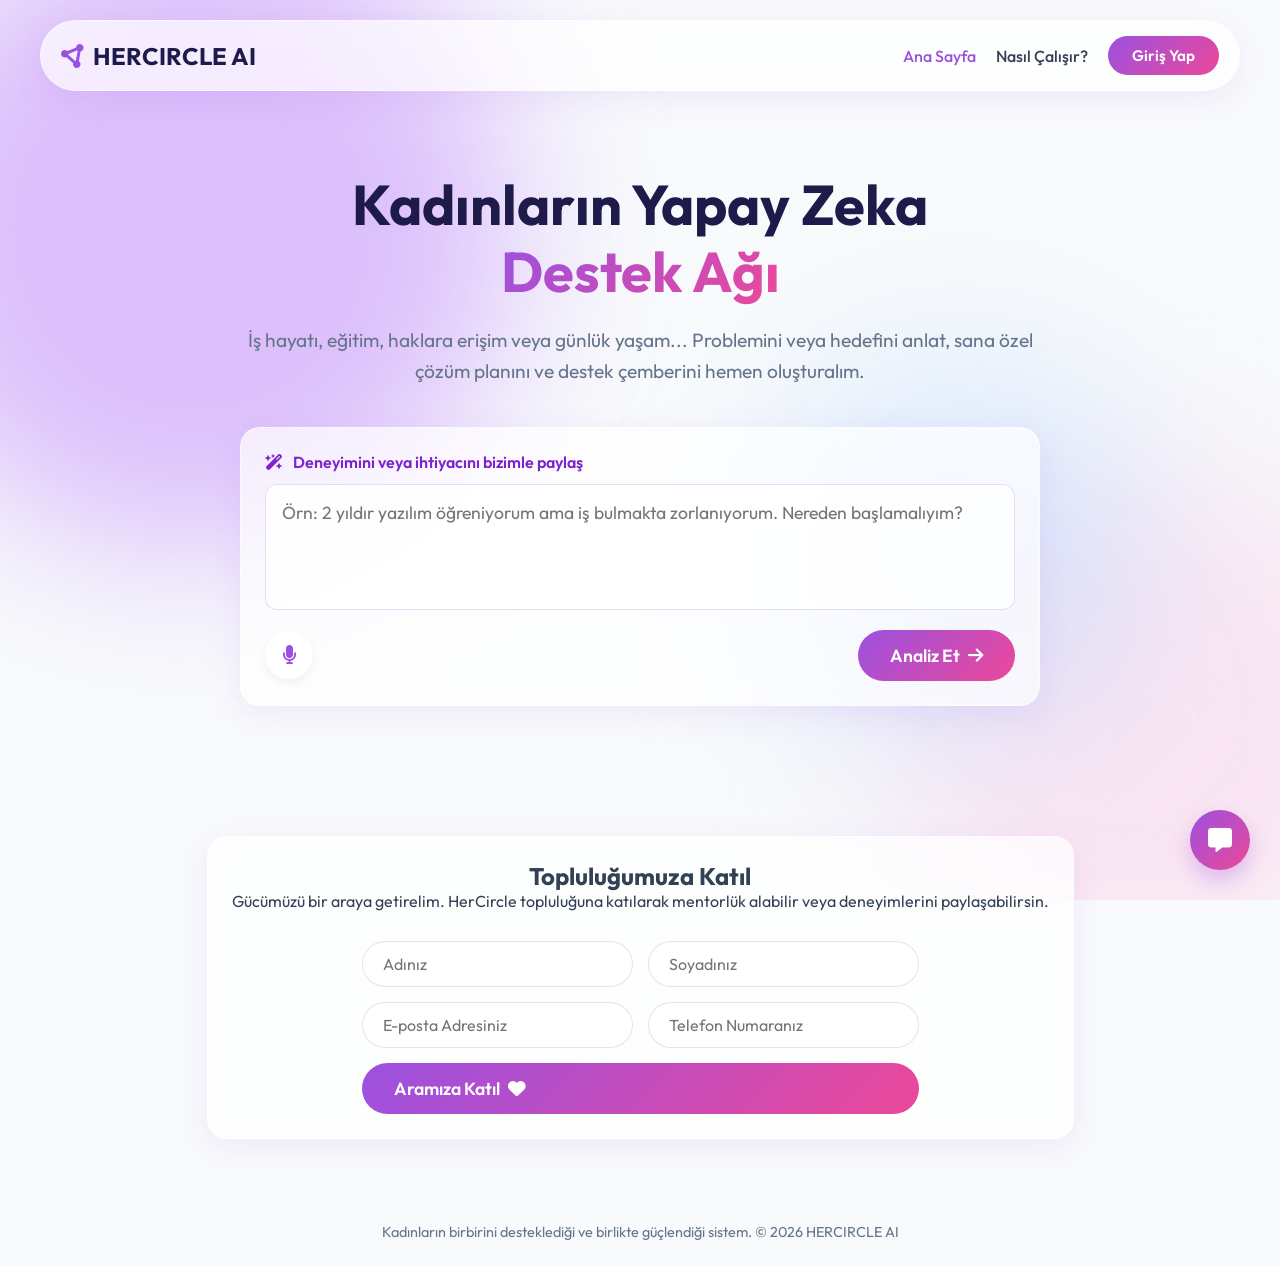
<file: index.html>
<!DOCTYPE html>
<html lang="tr">
<head>
    <meta charset="UTF-8">
    <meta name="viewport" content="width=device-width, initial-scale=1.0">
    <title>HERCIRCLE AI | Yalnız Değilsin, Birlikte Güçlüyüz</title>
    <link rel="stylesheet" href="style.css">
    <link href="https://fonts.googleapis.com/css2?family=Outfit:wght@300;400;500;600;700&display=swap" rel="stylesheet">
    <link rel="stylesheet" href="https://cdnjs.cloudflare.com/ajax/libs/font-awesome/6.4.0/css/all.min.css">
</head>
<body>
    <div class="background-orbs">
        <div class="orb orb-1"></div>
        <div class="orb orb-2"></div>
        <div class="orb orb-3"></div>
    </div>

    <nav class="navbar glass">
        <div class="container nav-container">
            <div class="logo">
                <i class="fa-solid fa-circle-nodes"></i> HERCIRCLE AI
            </div>
            <div class="nav-links">
                <a href="#" class="nav-link active">Ana Sayfa</a>
                <a href="#" id="how-link" class="nav-link">Nasıl Çalışır?</a>
                <a href="#" id="login-link" class="btn-primary-small">Giriş Yap</a>
            </div>
        </div>
    </nav>

    <main class="container">
        <!-- Hero Section -->
        <section class="hero" id="hero-section">
            <h1>Kadınların Yapay Zeka<br><span class="highlight">Destek Ağı</span></h1>
            <p class="subtitle">İş hayatı, eğitim, haklara erişim veya günlük yaşam... Problemini veya hedefini anlat, sana özel çözüm planını ve destek çemberini hemen oluşturalım.</p>
            
            <div class="input-container glass">
                <div class="input-header">
                    <i class="fa-solid fa-wand-magic-sparkles"></i>
                    <span>Deneyimini veya ihtiyacını bizimle paylaş</span>
                </div>
                <textarea id="problem-input" placeholder="Örn: 2 yıldır yazılım öğreniyorum ama iş bulmakta zorlanıyorum. Nereden başlamalıyım?" rows="4"></textarea>
                <div class="input-actions">
                    <button class="icon-btn" title="Sesli Anlat (Yakında)"><i class="fa-solid fa-microphone"></i></button>
                    <button id="analyze-btn" class="btn-primary">
                        <span>Analiz Et</span>
                        <i class="fa-solid fa-arrow-right"></i>
                    </button>
                </div>
                
                <!-- Resource Suggestions -->
                <div id="resource-suggestions" class="resource-suggestions hidden">
                    <h4 class="suggestions-title"><i class="fa-solid fa-lightbulb"></i> Hemen İnceleyebileceğin Kaynaklar</h4>
                    <div id="suggestions-grid" class="suggestions-grid">
                        <!-- Skeletons & Cards will be rendered here -->
                    </div>
                </div>
            </div>

            <!-- Loading State -->
            <div id="loading-state" class="hidden">
                <div class="spinner"></div>
                <p>AI problemini analiz ediyor, sana özel bir çember oluşturuluyor...</p>
            </div>
            
            <!-- Error State -->
            <div id="error-state" class="hidden">
                <div class="error-box glass">
                    <i class="fa-solid fa-circle-exclamation"></i>
                    <p id="error-message">Bir hata oluştu. Lütfen tekrar deneyin.</p>
                </div>
            </div>
        </section>

        <!-- Results Section -->
        <section id="results-section" class="results-grid hidden">
            <!-- Header of Results -->
            <div class="results-header">
                <h2>Analiz Sonucun Hazır ✨</h2>
                <div class="badges">
                    <span id="category-badge" class="badge">Kategori: Belirsiz</span>
                    <span id="priority-badge" class="badge">Öncelik: Belirsiz</span>
                </div>
            </div>

            <div class="dashboard-grid">
                <!-- Çözüm Planı -->
                <div class="glass card plan-card">
                    <h3><i class="fa-solid fa-map-location-dot"></i> Çözüm Planı</h3>
                    <ul id="solution-plan-list" class="timeline">
                        <!-- JS ile doldurulacak -->
                    </ul>
                </div>

                <!-- Görevler -->
                <div class="glass card tasks-card">
                    <h3><i class="fa-solid fa-list-check"></i> Senin İçin Görevler</h3>
                    <div id="tasks-list" class="tasks">
                        <!-- JS ile doldurulacak -->
                    </div>
                </div>

                <!-- Destek Çemberi -->
                <div class="glass card circle-card">
                    <div style="display: flex; justify-content: space-between; align-items: center; border-bottom: 2px solid rgba(155, 81, 224, 0.1); padding-bottom: 10px; margin-bottom: 20px;">
                        <h3 style="margin-bottom: 0; border: none; padding: 0;"><i class="fa-solid fa-users"></i> Destek Çemberi</h3>
                        <button id="inline-chat-btn" class="btn-secondary" style="padding: 6px 15px; font-size: 0.85rem;"><i class="fa-solid fa-robot"></i> Asistan</button>
                    </div>
                    <p class="card-desc" style="margin-top: -5px;">Bu alanda sana yardımcı olabilecek kişiler ve gruplar var.</p>
                    <div id="circle-list" class="circle-members">
                        <!-- JS ile doldurulacak -->
                    </div>
                    
                    <!-- Inline Chat (Hidden by default) -->
                    <div id="inline-chat-section" class="inline-chat hidden">
                        <div class="inline-chat-messages" id="inline-chat-messages">
                            <div class="message ai-message">Merhaba! Destek çemberin ve hedeflerin hakkında bana her şeyi sorabilirsin.</div>
                        </div>
                        <div class="inline-chat-input">
                            <input type="text" id="inline-chat-input" placeholder="Çember asistanına yaz...">
                            <button id="inline-chat-send"><i class="fa-solid fa-paper-plane"></i></button>
                        </div>
                    </div>
                </div>
            </div>
            
            <div class="action-footer">
                <button id="reset-btn" class="btn-secondary"><i class="fa-solid fa-rotate-left"></i> Yeni Problem Gir</button>
            </div>
        </section>

        <!-- Join Community Section -->
        <section class="join-community" id="join-section">
            <div class="glass card text-center">
                <h2>Topluluğumuza Katıl</h2>
                <p>Gücümüzü bir araya getirelim. HerCircle topluluğuna katılarak mentorlük alabilir veya deneyimlerini paylaşabilirsin.</p>
                <form id="join-form" class="join-form">
                    <div class="form-group">
                        <input type="text" id="join-name" placeholder="Adınız" required>
                        <input type="text" id="join-surname" placeholder="Soyadınız" required>
                    </div>
                    <div class="form-group">
                        <input type="email" id="join-email" placeholder="E-posta Adresiniz" required>
                        <input type="tel" id="join-phone" placeholder="Telefon Numaranız" required>
                    </div>
                    <button type="submit" class="btn-primary">Aramıza Katıl <i class="fa-solid fa-heart"></i></button>
                    <p id="join-success" class="success-text hidden">Harika! Başvurunuz alındı, en kısa sürede sizinle iletişime geçeceğiz.</p>
                </form>
            </div>
        </section>
    </main>

    <!-- Nasıl Çalışır Modal -->
    <div id="how-it-works-modal" class="modal hidden">
        <div class="modal-content glass">
            <span class="close-btn" id="close-how-btn"><i class="fa-solid fa-xmark"></i></span>
            <h2>Nasıl Çalışır?</h2>
            <div class="steps-grid">
                <div class="step">
                    <div class="step-icon"><i class="fa-solid fa-pen-nib"></i></div>
                    <h3>1. Paylaş</h3>
                    <p>Karşılaştığın zorluğu, kariyer hedefini veya eğitim hayatındaki bir problemi bize kendi kelimelerinle anlat.</p>
                </div>
                <div class="step">
                    <div class="step-icon"><i class="fa-solid fa-brain"></i></div>
                    <h3>2. Yapay Zeka Analizi</h3>
                    <p>Gelişmiş AI modelimiz, durumunu analiz ederek sana özel, uygulanabilir bir çözüm planı ve görevler çıkarır.</p>
                </div>
                <div class="step">
                    <div class="step-icon"><i class="fa-solid fa-handshake-angle"></i></div>
                    <h3>3. Çembere Katıl</h3>
                    <p>Seninle aynı yollardan geçmiş mentorlarla ve vizyoner kadınlarla eşleşip destek ağını kurarsın.</p>
                </div>
            </div>
        </div>
    </div>

    <!-- Auth Modal -->
    <div id="auth-modal" class="modal hidden">
        <div class="modal-content glass auth-modal-content">
            <span class="close-btn" id="close-auth-btn"><i class="fa-solid fa-xmark"></i></span>
            <div class="auth-tabs">
                <button class="auth-tab active" id="tab-login">Giriş Yap</button>
                <button class="auth-tab" id="tab-signup">Üye Ol</button>
            </div>
            
            <!-- Login Form -->
            <form id="login-form" class="auth-form">
                <input type="email" placeholder="E-posta Adresiniz" required>
                <input type="password" placeholder="Şifreniz" required>
                <div class="auth-options">
                    <label><input type="checkbox"> Beni Hatırla</label>
                    <a href="#" class="forgot-pwd">Şifremi Unuttum</a>
                </div>
                <button type="submit" class="btn-primary" style="width: 100%;">Giriş Yap</button>
            </form>

            <!-- Signup Form -->
            <form id="signup-form" class="auth-form hidden">
                <div class="form-group">
                    <input type="text" placeholder="Adınız" required>
                    <input type="text" placeholder="Soyadınız" required>
                </div>
                <input type="email" placeholder="E-posta Adresiniz" required>
                <input type="password" placeholder="Şifre Belirleyin" required>
                <button type="submit" class="btn-primary" style="width: 100%;">Kayıt Ol</button>
            </form>
        </div>
    </div>

    <!-- Chatbot Widget -->
    <div class="chatbot-widget">
        <button id="chatbot-toggle" class="chatbot-toggle-btn">
            <i class="fa-solid fa-message"></i>
        </button>
        <div id="chatbot-window" class="chatbot-window hidden glass">
            <div class="chatbot-header">
                <div class="chat-title"><i class="fa-solid fa-robot"></i> HerCircle Asistan</div>
                <button id="chatbot-close"><i class="fa-solid fa-xmark"></i></button>
            </div>
            <div class="chatbot-messages" id="chatbot-messages">
                <div class="message ai-message">
                    Merhaba! Ben HerCircle AI Asistanı. Sana nasıl yardımcı olabilirim?
                </div>
            </div>
            <div class="chatbot-input">
                <input type="text" id="chat-input" placeholder="Bir şeyler yazın...">
                <button id="chat-send"><i class="fa-solid fa-paper-plane"></i></button>
            </div>
        </div>
    </div>

    <footer>
        <p>Kadınların birbirini desteklediği ve birlikte güçlendiği sistem. &copy; 2026 HERCIRCLE AI</p>
    </footer>

    <script src="script.js"></script>
</body>
</html>
</file>
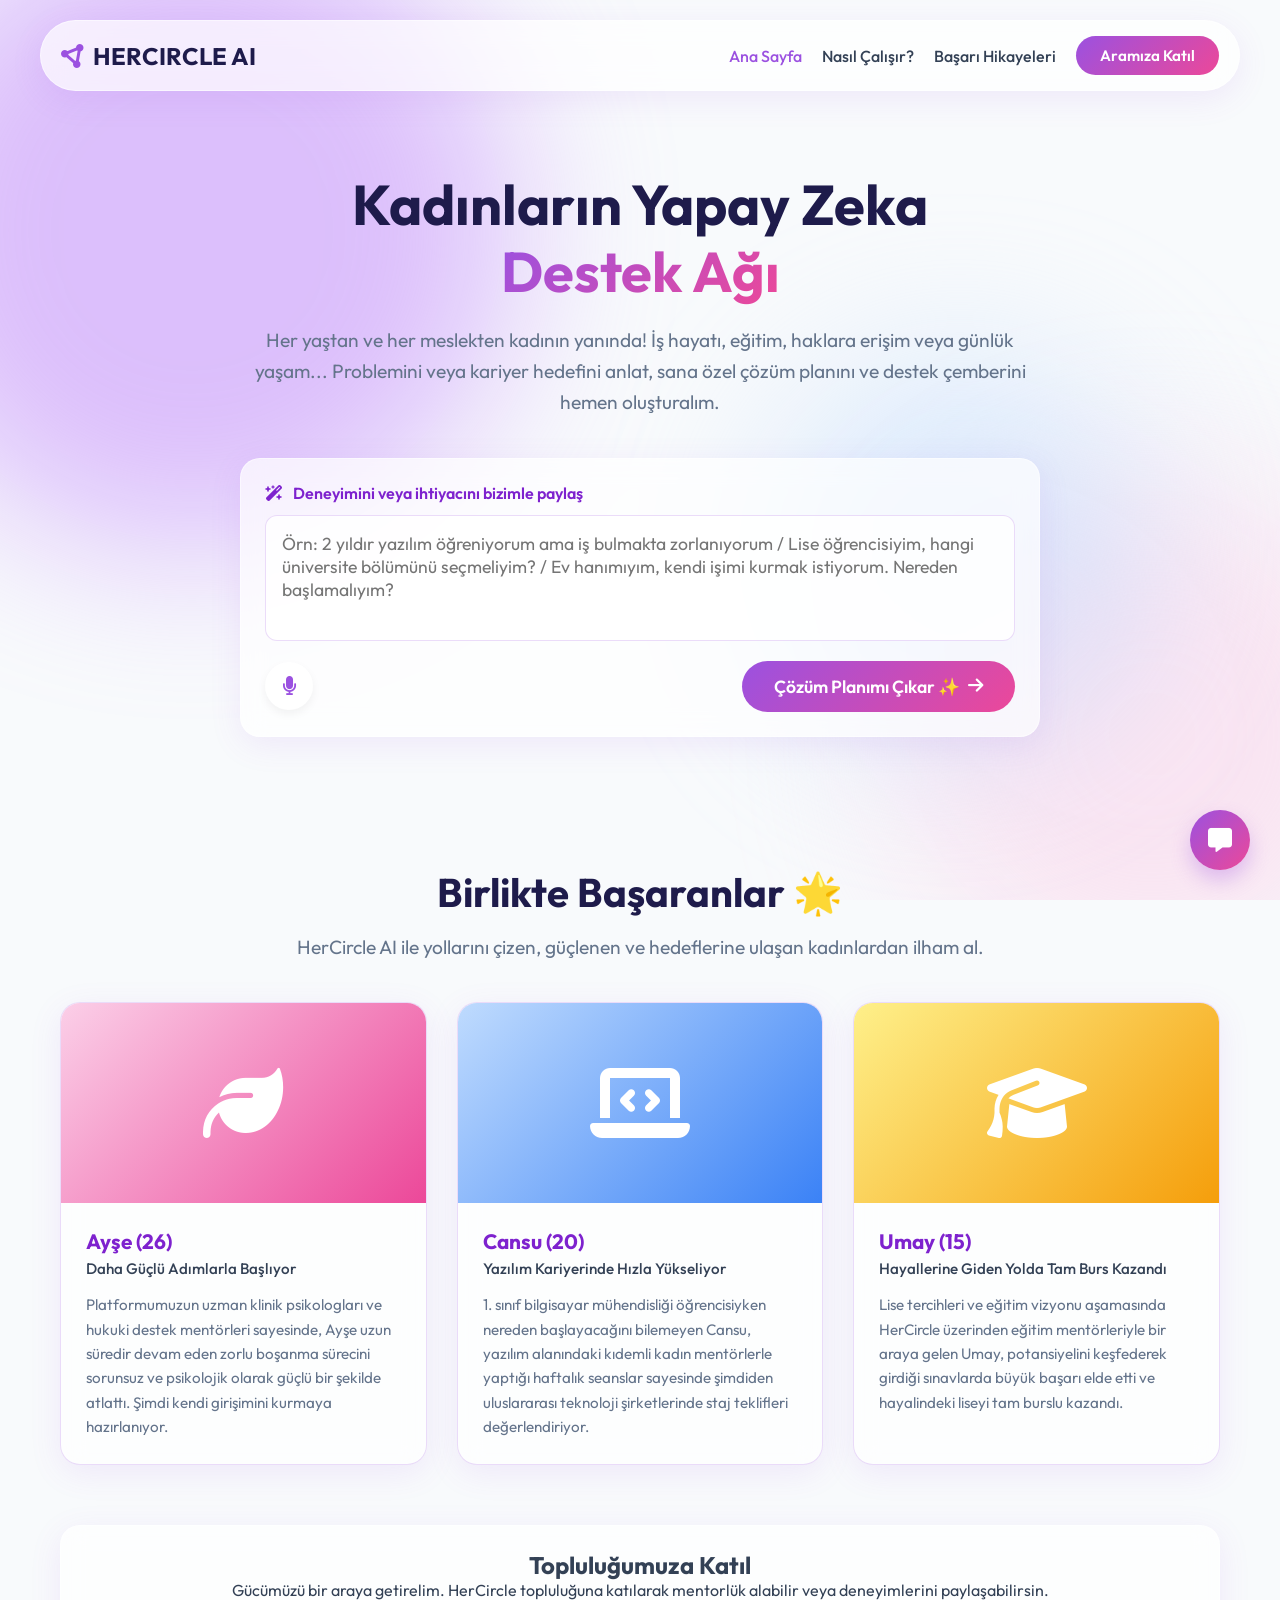
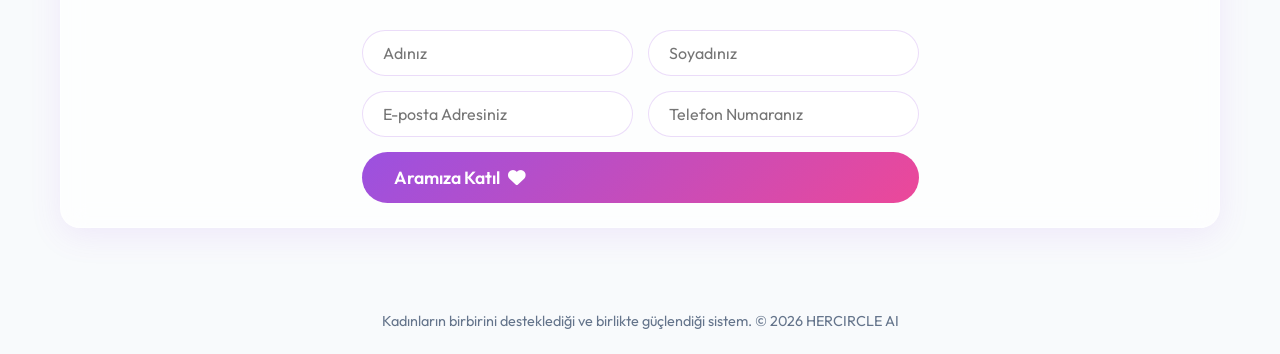
<file: features/index.html>
<!DOCTYPE html>
<html lang="tr">
<head>
    <meta charset="UTF-8">
    <meta name="viewport" content="width=device-width, initial-scale=1.0">
    <title>HERCIRCLE AI | Yalnız Değilsin, Birlikte Güçlüyüz</title>
    <link rel="stylesheet" href="style.css">
    <link href="https://fonts.googleapis.com/css2?family=Outfit:wght@300;400;500;600;700&display=swap" rel="stylesheet">
    <link rel="stylesheet" href="https://cdnjs.cloudflare.com/ajax/libs/font-awesome/6.4.0/css/all.min.css">
</head>
<body>
    <div class="background-orbs">
        <div class="orb orb-1"></div>
        <div class="orb orb-2"></div>
        <div class="orb orb-3"></div>
    </div>

    <nav class="navbar glass">
        <div class="container nav-container">
            <div class="logo">
                <i class="fa-solid fa-circle-nodes"></i> HERCIRCLE AI
            </div>
            <div class="nav-links">
                <a href="#" class="nav-link active">Ana Sayfa</a>
                <a href="#" id="how-link" class="nav-link">Nasıl Çalışır?</a>
                <a href="#success-section" class="nav-link">Başarı Hikayeleri</a>
                <a href="#" id="login-link" class="btn-primary-small">Aramıza Katıl</a>
            </div>
        </div>
    </nav>

    <main class="container">
        <!-- Hero Section -->
        <section class="hero" id="hero-section">
            <h1>Kadınların Yapay Zeka<br><span class="highlight">Destek Ağı</span></h1>
            <p class="subtitle">Her yaştan ve her meslekten kadının yanında! İş hayatı, eğitim, haklara erişim veya günlük yaşam... Problemini veya kariyer hedefini anlat, sana özel çözüm planını ve destek çemberini hemen oluşturalım.</p>
            
            <div class="input-container glass">
                <div class="input-header">
                    <i class="fa-solid fa-wand-magic-sparkles"></i>
                    <span>Deneyimini veya ihtiyacını bizimle paylaş</span>
                </div>
                <textarea id="problem-input" placeholder="Örn: 2 yıldır yazılım öğreniyorum ama iş bulmakta zorlanıyorum / Lise öğrencisiyim, hangi üniversite bölümünü seçmeliyim? / Ev hanımıyım, kendi işimi kurmak istiyorum. Nereden başlamalıyım?" rows="4"></textarea>
                <div class="input-actions">
                    <button class="icon-btn" title="Sesli Anlat (Yakında)"><i class="fa-solid fa-microphone"></i></button>
                    <button id="analyze-btn" class="btn-primary">
                        <span>Çözüm Planımı Çıkar ✨</span>
                        <i class="fa-solid fa-arrow-right"></i>
                    </button>
                </div>
                
                <!-- Resource Suggestions -->
                <div id="resource-suggestions" class="resource-suggestions hidden">
                    <h4 class="suggestions-title"><i class="fa-solid fa-lightbulb"></i> Hemen İnceleyebileceğin Kaynaklar</h4>
                    <div id="suggestions-grid" class="suggestions-grid">
                        <!-- Skeletons & Cards will be rendered here -->
                    </div>
                </div>
            </div>

            <!-- Loading State -->
            <div id="loading-state" class="hidden">
                <div class="spinner"></div>
                <p>AI problemini analiz ediyor, sana özel bir çember oluşturuluyor...</p>
            </div>
            
            <!-- Error State -->
            <div id="error-state" class="hidden">
                <div class="error-box glass">
                    <i class="fa-solid fa-circle-exclamation"></i>
                    <p id="error-message">Bir hata oluştu. Lütfen tekrar deneyin.</p>
                </div>
            </div>
        </section>

        <!-- Results Section -->
        <section id="results-section" class="results-grid hidden">
            <!-- Header of Results -->
            <div class="results-header">
                <h2>Analiz Sonucun Hazır ✨</h2>
                <div class="badges">
                    <span id="category-badge" class="badge">Kategori: Belirsiz</span>
                    <span id="priority-badge" class="badge">Öncelik: Belirsiz</span>
                </div>
            </div>

            <div class="dashboard-grid">
                <!-- Çözüm Planı -->
                <div class="glass card plan-card">
                    <h3><i class="fa-solid fa-map-location-dot"></i> Çözüm Planı</h3>
                    <ul id="solution-plan-list" class="timeline">
                        <!-- JS ile doldurulacak -->
                    </ul>
                </div>

                <!-- Görevler -->
                <div class="glass card tasks-card">
                    <h3><i class="fa-solid fa-list-check"></i> Senin İçin Görevler</h3>
                    <div id="tasks-list" class="tasks">
                        <!-- JS ile doldurulacak -->
                    </div>
                </div>

                <!-- Destek Çemberi -->
                <div class="glass card circle-card">
                    <div style="display: flex; justify-content: space-between; align-items: center; border-bottom: 2px solid rgba(155, 81, 224, 0.1); padding-bottom: 10px; margin-bottom: 20px;">
                        <h3 style="margin-bottom: 0; border: none; padding: 0;"><i class="fa-solid fa-users"></i> Destek Çemberi</h3>
                        <button id="inline-chat-btn" class="btn-secondary" style="padding: 6px 15px; font-size: 0.85rem;"><i class="fa-solid fa-robot"></i> Asistan</button>
                    </div>
                    <p class="card-desc" style="margin-top: -5px;">Bu alanda sana yardımcı olabilecek kişiler ve gruplar var.</p>
                    <div id="circle-list" class="circle-members">
                        <!-- JS ile doldurulacak -->
                    </div>
                    
                    <!-- Inline Chat (Hidden by default) -->
                    <div id="inline-chat-section" class="inline-chat hidden">
                        <div class="inline-chat-messages" id="inline-chat-messages">
                            <div class="message ai-message">Merhaba! Destek çemberin ve hedeflerin hakkında bana her şeyi sorabilirsin.</div>
                        </div>
                        <div class="inline-chat-input">
                            <input type="text" id="inline-chat-input" placeholder="Çember asistanına yaz...">
                            <button id="inline-chat-send"><i class="fa-solid fa-paper-plane"></i></button>
                        </div>
                    </div>
                </div>
            </div>
            
            <div class="action-footer">
                <button id="reset-btn" class="btn-secondary"><i class="fa-solid fa-rotate-left"></i> Yeni Bir Hedef Belirle</button>
            </div>
        </section>

        <!-- Success Stories Section -->
        <section class="success-stories" id="success-section" style="margin: 60px 0;">
            <div class="results-header" style="margin-bottom: 40px;">
                <h2>Birlikte Başaranlar 🌟</h2>
                <p class="subtitle" style="margin-bottom: 0;">HerCircle AI ile yollarını çizen, güçlenen ve hedeflerine ulaşan kadınlardan ilham al.</p>
            </div>
            
            <div class="success-grid">
                <!-- Card 1 -->
                <div class="success-card glass">
                    <div class="success-avatar" style="background: linear-gradient(135deg, #fbcfe8, #ec4899);">
                        <i class="fa-solid fa-leaf"></i>
                    </div>
                    <div class="success-content">
                        <h3>Ayşe (26) <span>Daha Güçlü Adımlarla Başlıyor</span></h3>
                        <p>Platformumuzun uzman klinik psikologları ve hukuki destek mentörleri sayesinde, Ayşe uzun süredir devam eden zorlu boşanma sürecini sorunsuz ve psikolojik olarak güçlü bir şekilde atlattı. Şimdi kendi girişimini kurmaya hazırlanıyor.</p>
                    </div>
                </div>

                <!-- Card 2 -->
                <div class="success-card glass">
                    <div class="success-avatar" style="background: linear-gradient(135deg, #bfdbfe, #3b82f6);">
                        <i class="fa-solid fa-laptop-code"></i>
                    </div>
                    <div class="success-content">
                        <h3>Cansu (20) <span>Yazılım Kariyerinde Hızla Yükseliyor</span></h3>
                        <p>1. sınıf bilgisayar mühendisliği öğrencisiyken nereden başlayacağını bilemeyen Cansu, yazılım alanındaki kıdemli kadın mentörlerle yaptığı haftalık seanslar sayesinde şimdiden uluslararası teknoloji şirketlerinde staj teklifleri değerlendiriyor.</p>
                    </div>
                </div>

                <!-- Card 3 -->
                <div class="success-card glass">
                    <div class="success-avatar" style="background: linear-gradient(135deg, #fef08a, #f59e0b);">
                        <i class="fa-solid fa-graduation-cap"></i>
                    </div>
                    <div class="success-content">
                        <h3>Umay (15) <span>Hayallerine Giden Yolda Tam Burs Kazandı</span></h3>
                        <p>Lise tercihleri ve eğitim vizyonu aşamasında HerCircle üzerinden eğitim mentörleriyle bir araya gelen Umay, potansiyelini keşfederek girdiği sınavlarda büyük başarı elde etti ve hayalindeki liseyi tam burslu kazandı.</p>
                    </div>
                </div>
            </div>
        </section>

        <!-- Join Community Section -->
        <section class="join-community" id="join-section">
            <div class="glass card text-center">
                <h2>Topluluğumuza Katıl</h2>
                <p>Gücümüzü bir araya getirelim. HerCircle topluluğuna katılarak mentorlük alabilir veya deneyimlerini paylaşabilirsin.</p>
                <form id="join-form" class="join-form">
                    <div class="form-group">
                        <input type="text" id="join-name" placeholder="Adınız" required>
                        <input type="text" id="join-surname" placeholder="Soyadınız" required>
                    </div>
                    <div class="form-group">
                        <input type="email" id="join-email" placeholder="E-posta Adresiniz" required>
                        <input type="tel" id="join-phone" placeholder="Telefon Numaranız" required>
                    </div>
                    <button type="submit" class="btn-primary">Aramıza Katıl <i class="fa-solid fa-heart"></i></button>
                    <p id="join-success" class="success-text hidden">Harika! Başvurunuz alındı, en kısa sürede sizinle iletişime geçeceğiz.</p>
                </form>
            </div>
        </section>
    </main>

    <!-- Mentor Details Modal -->
    <div id="mentor-modal" class="modal hidden">
        <div class="modal-content glass mentor-modal-content">
            <span class="close-btn" id="close-mentor-btn"><i class="fa-solid fa-xmark"></i></span>
            <div id="mentor-modal-body">
                <!-- İçerik JS ile doldurulacak -->
            </div>
        </div>
    </div>

    <!-- Nasıl Çalışır Modal -->
    <div id="how-it-works-modal" class="modal hidden">
        <div class="modal-content glass">
            <span class="close-btn" id="close-how-btn"><i class="fa-solid fa-xmark"></i></span>
            <h2>Nasıl Çalışır?</h2>
            <div class="steps-grid">
                <div class="step">
                    <div class="step-icon"><i class="fa-solid fa-pen-nib"></i></div>
                    <h3>1. Paylaş</h3>
                    <p>Karşılaştığın zorluğu, kariyer hedefini veya eğitim hayatındaki bir problemi bize kendi kelimelerinle anlat.</p>
                </div>
                <div class="step">
                    <div class="step-icon"><i class="fa-solid fa-brain"></i></div>
                    <h3>2. Yapay Zeka Analizi</h3>
                    <p>Gelişmiş AI modelimiz, durumunu analiz ederek sana özel, uygulanabilir bir çözüm planı ve görevler çıkarır.</p>
                </div>
                <div class="step">
                    <div class="step-icon"><i class="fa-solid fa-handshake-angle"></i></div>
                    <h3>3. Çembere Katıl</h3>
                    <p>Seninle aynı yollardan geçmiş mentorlarla ve vizyoner kadınlarla eşleşip destek ağını kurarsın.</p>
                </div>
            </div>
        </div>
    </div>

    <!-- Auth Modal -->
    <div id="auth-modal" class="modal hidden">
        <div class="modal-content glass auth-modal-content">
            <span class="close-btn" id="close-auth-btn"><i class="fa-solid fa-xmark"></i></span>
            <div class="auth-tabs">
                <button class="auth-tab active" id="tab-login">Giriş Yap</button>
                <button class="auth-tab" id="tab-signup">Üye Ol</button>
            </div>
            
            <!-- Login Form -->
            <form id="login-form" class="auth-form">
                <input type="email" placeholder="E-posta Adresiniz" required>
                <input type="password" placeholder="Şifreniz" required>
                <div class="auth-options">
                    <label><input type="checkbox"> Beni Hatırla</label>
                    <a href="#" class="forgot-pwd">Şifremi Unuttum</a>
                </div>
                <button type="submit" class="btn-primary" style="width: 100%;">Giriş Yap</button>
            </form>

            <!-- Signup Form -->
            <form id="signup-form" class="auth-form hidden">
                <div class="form-group">
                    <input type="text" placeholder="Adınız" required>
                    <input type="text" placeholder="Soyadınız" required>
                </div>
                <input type="email" placeholder="E-posta Adresiniz" required>
                <input type="password" placeholder="Şifre Belirleyin" required>
                <button type="submit" class="btn-primary" style="width: 100%;">Kayıt Ol</button>
            </form>
        </div>
    </div>

    <!-- Chatbot Widget -->
    <div class="chatbot-widget">
        <button id="chatbot-toggle" class="chatbot-toggle-btn">
            <i class="fa-solid fa-message"></i>
        </button>
        <div id="chatbot-window" class="chatbot-window hidden glass">
            <div class="chatbot-header">
                <div class="chat-title"><i class="fa-solid fa-robot"></i> HerCircle Asistan</div>
                <button id="chatbot-close"><i class="fa-solid fa-xmark"></i></button>
            </div>
            <div class="chatbot-messages" id="chatbot-messages">
                <div class="message ai-message">
                    Merhaba! Ben HerCircle AI Asistanı. Sana nasıl yardımcı olabilirim?
                </div>
            </div>
            <div class="chatbot-input">
                <input type="text" id="chat-input" placeholder="Bir şeyler yazın...">
                <button id="chat-send"><i class="fa-solid fa-paper-plane"></i></button>
            </div>
        </div>
    </div>

    <footer>
        <p>Kadınların birbirini desteklediği ve birlikte güçlendiği sistem. &copy; 2026 HERCIRCLE AI</p>
    </footer>

    <script src="script.js"></script>
</body>
</html>
</file>
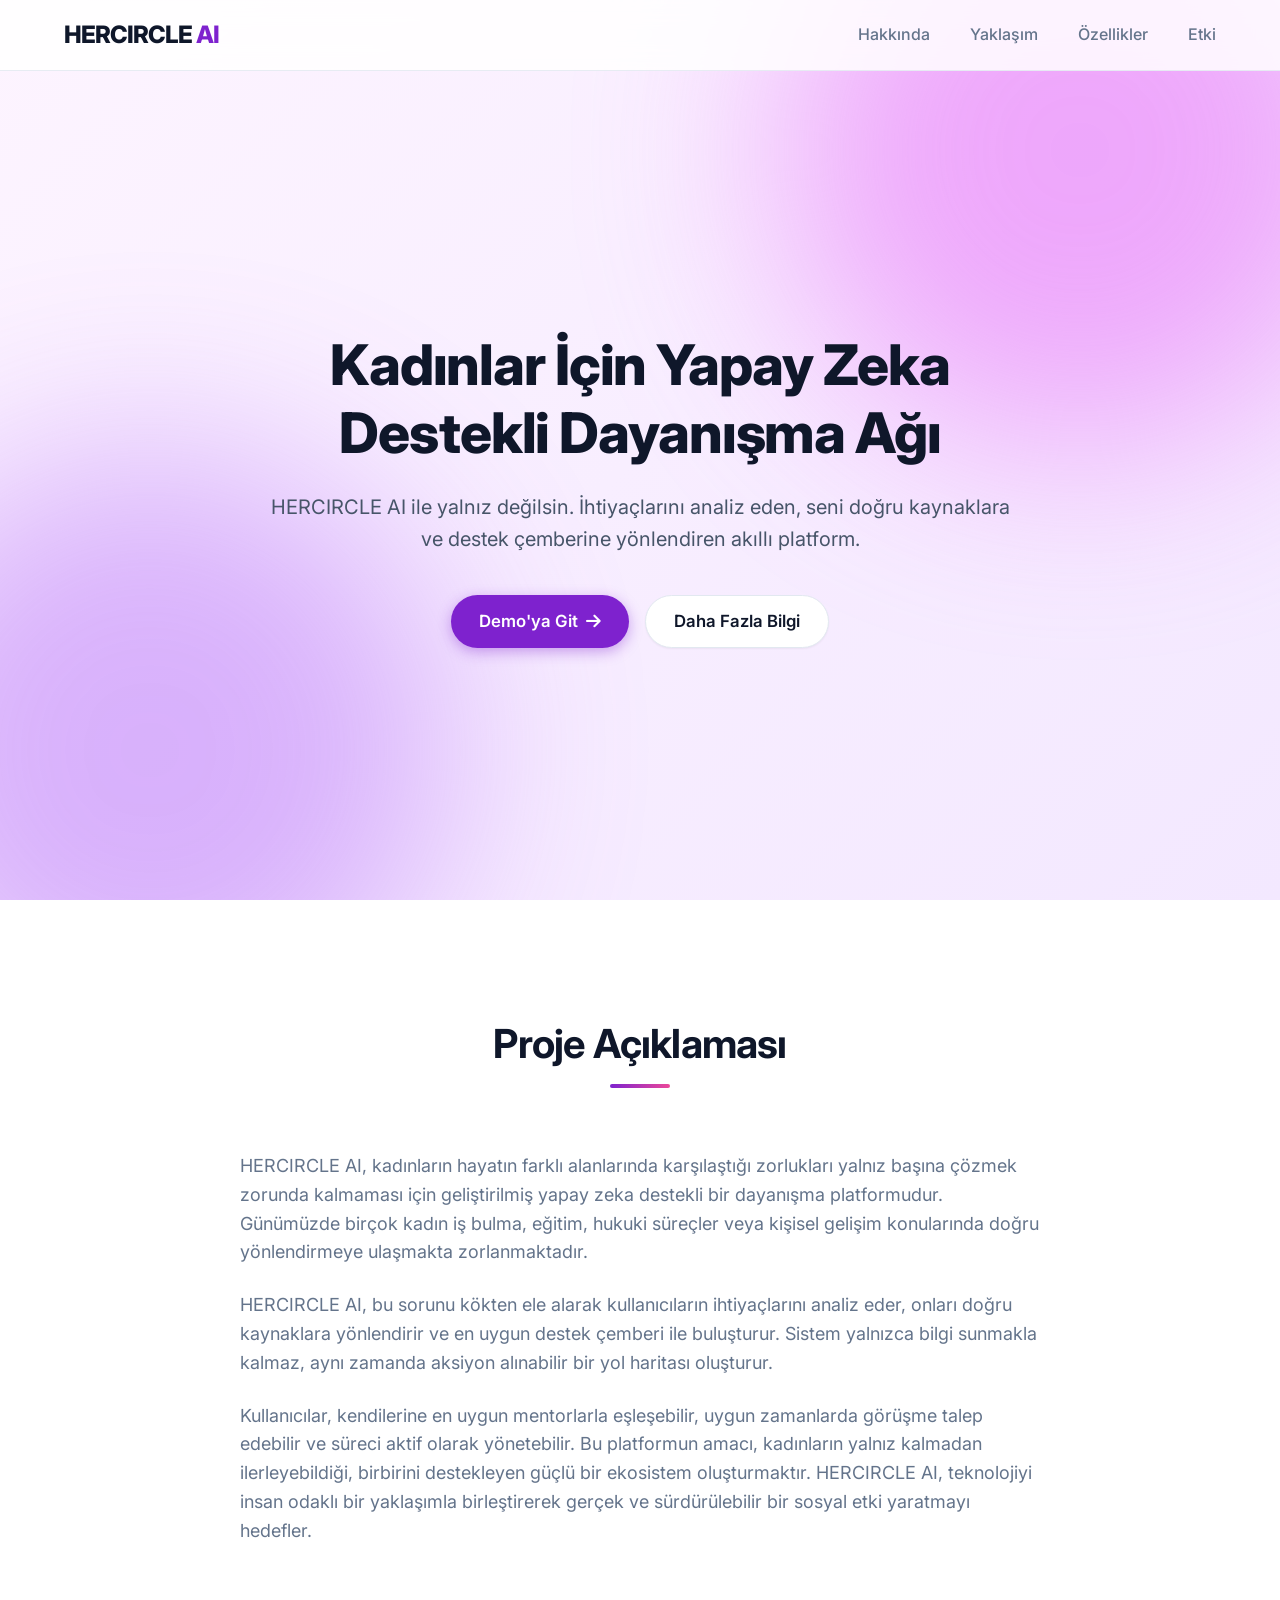
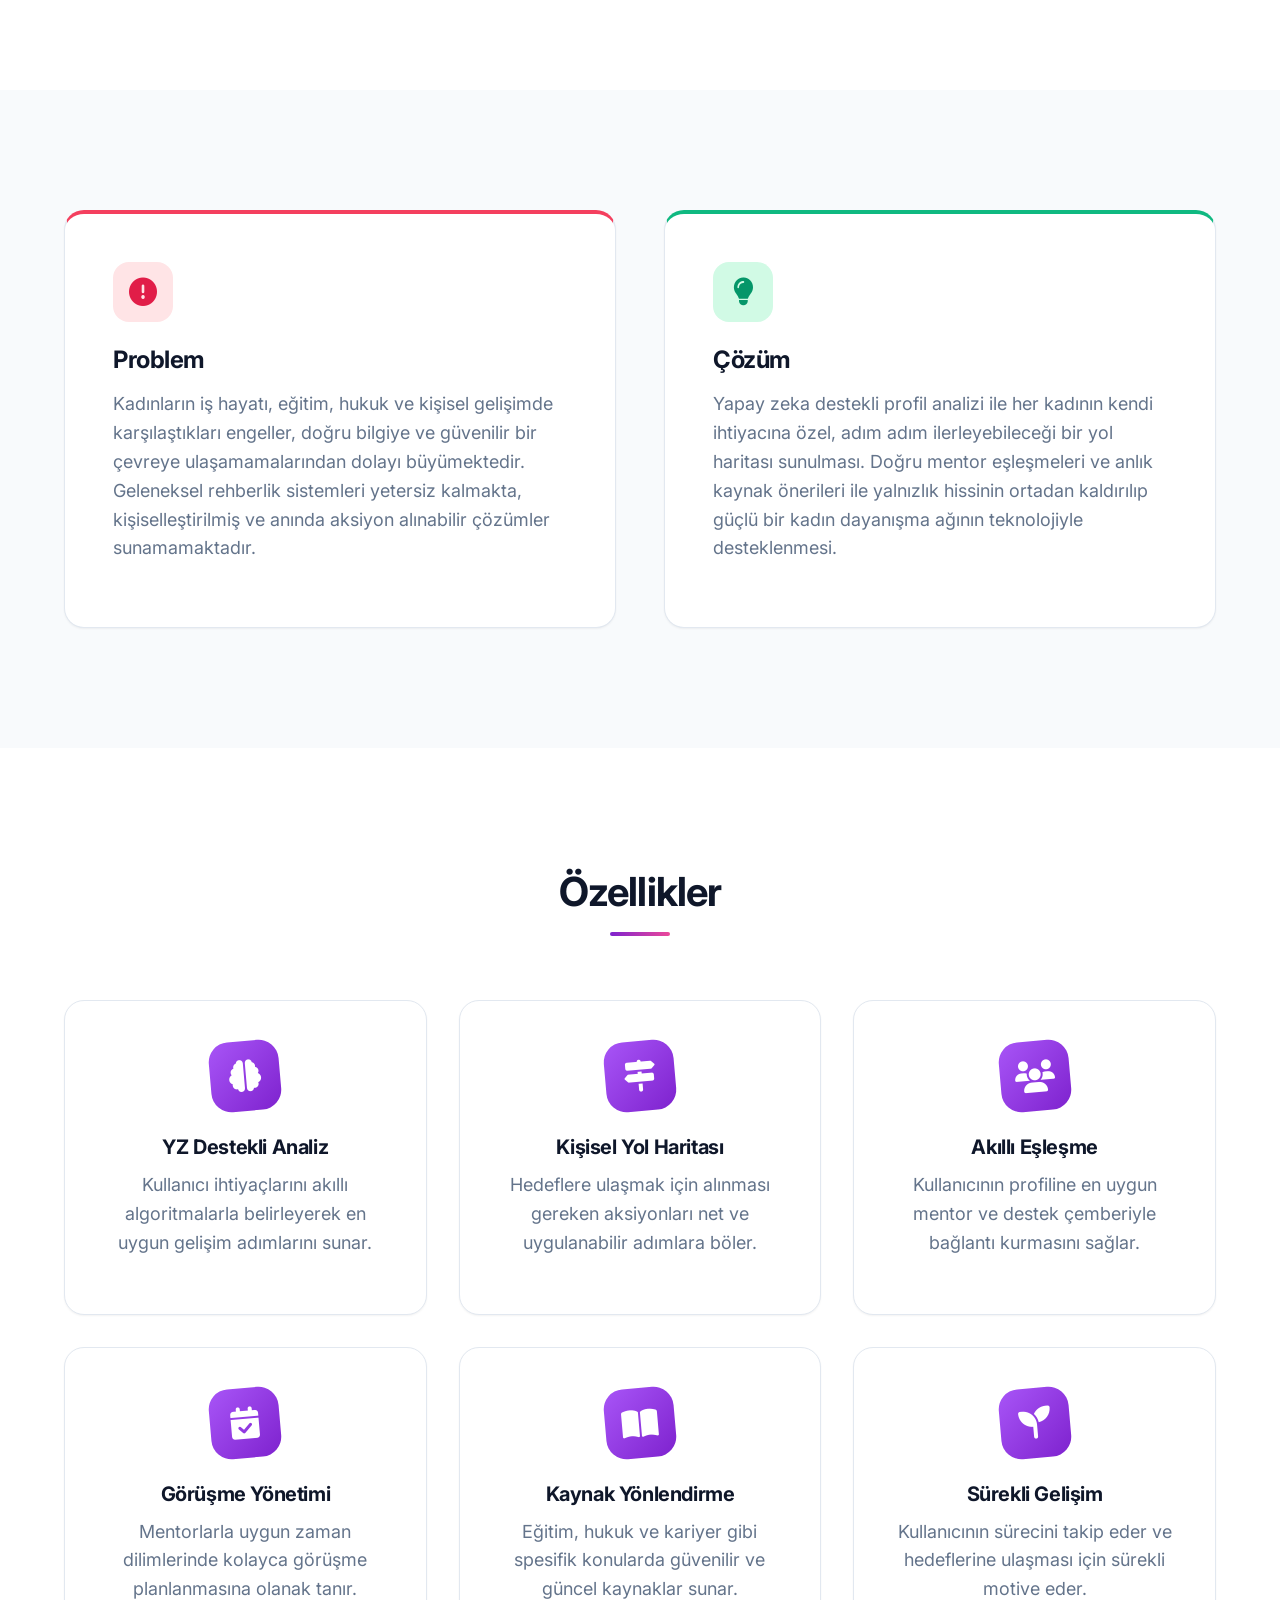
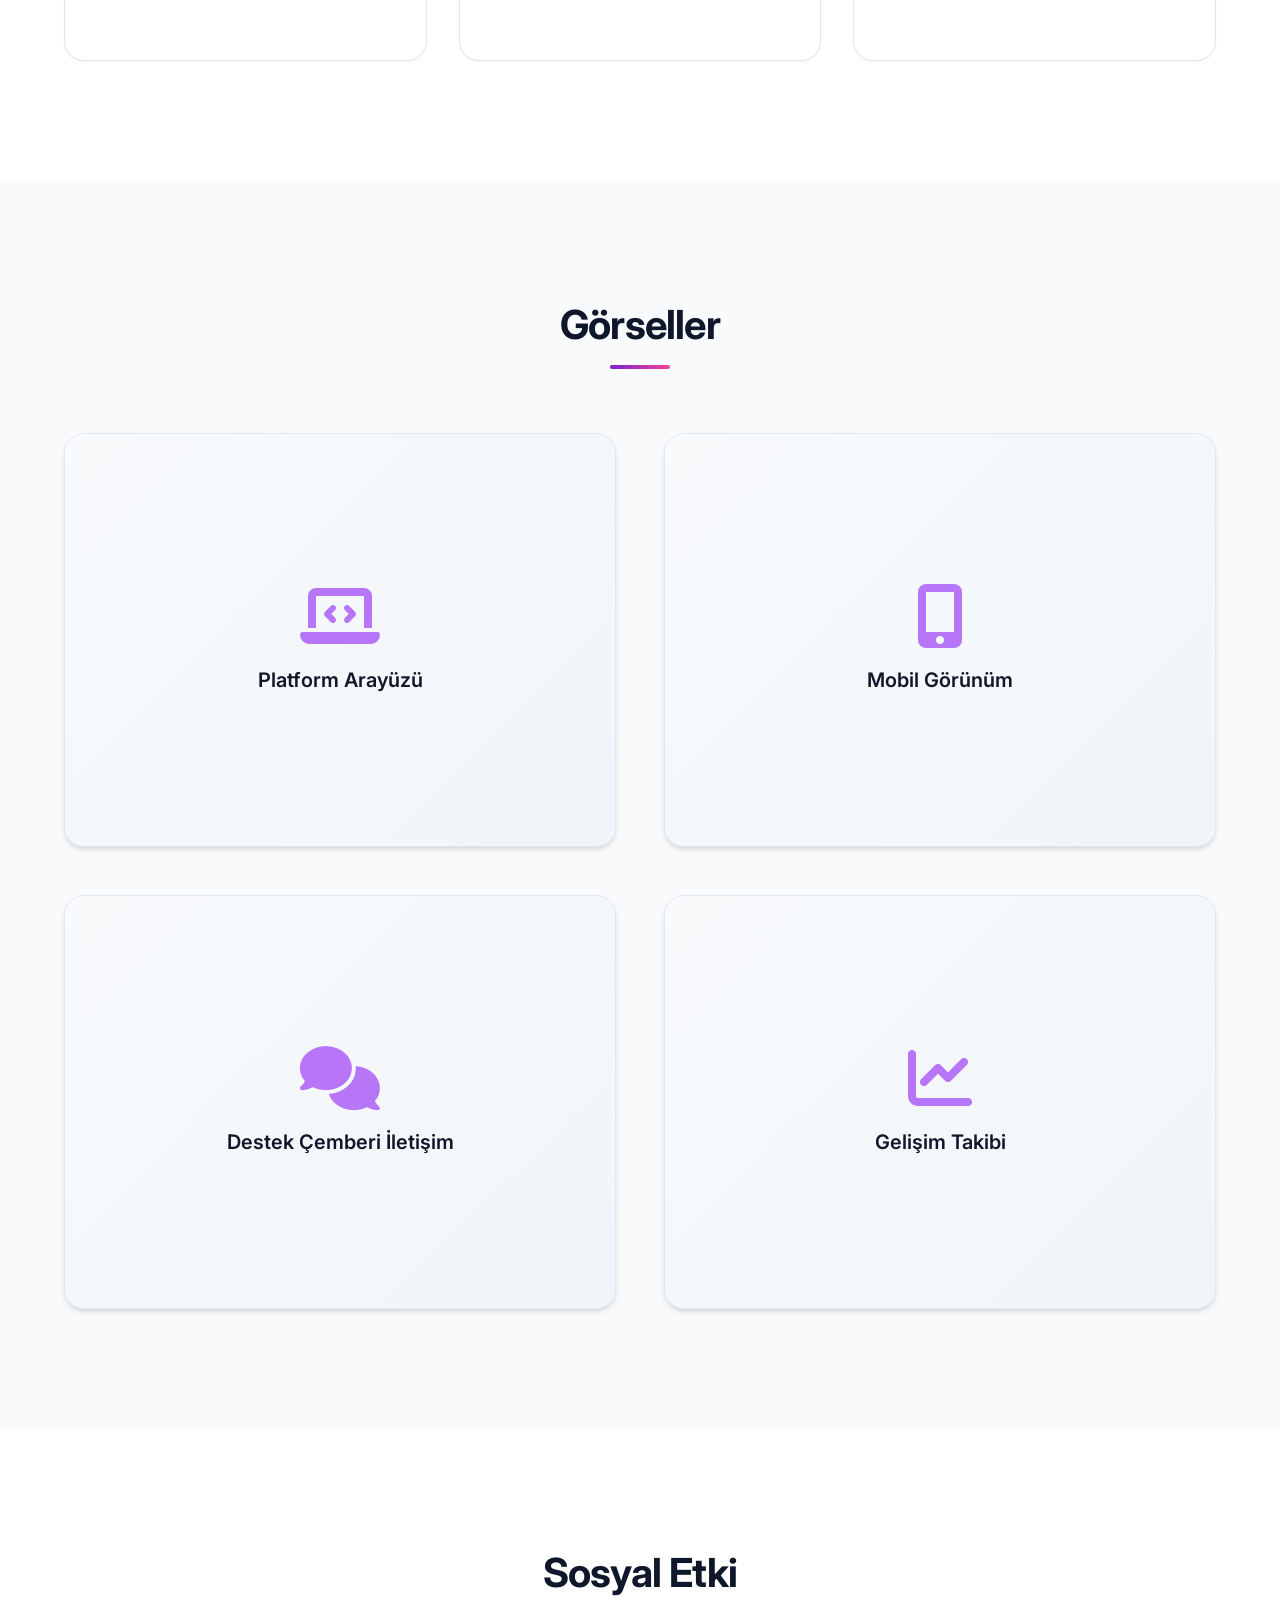
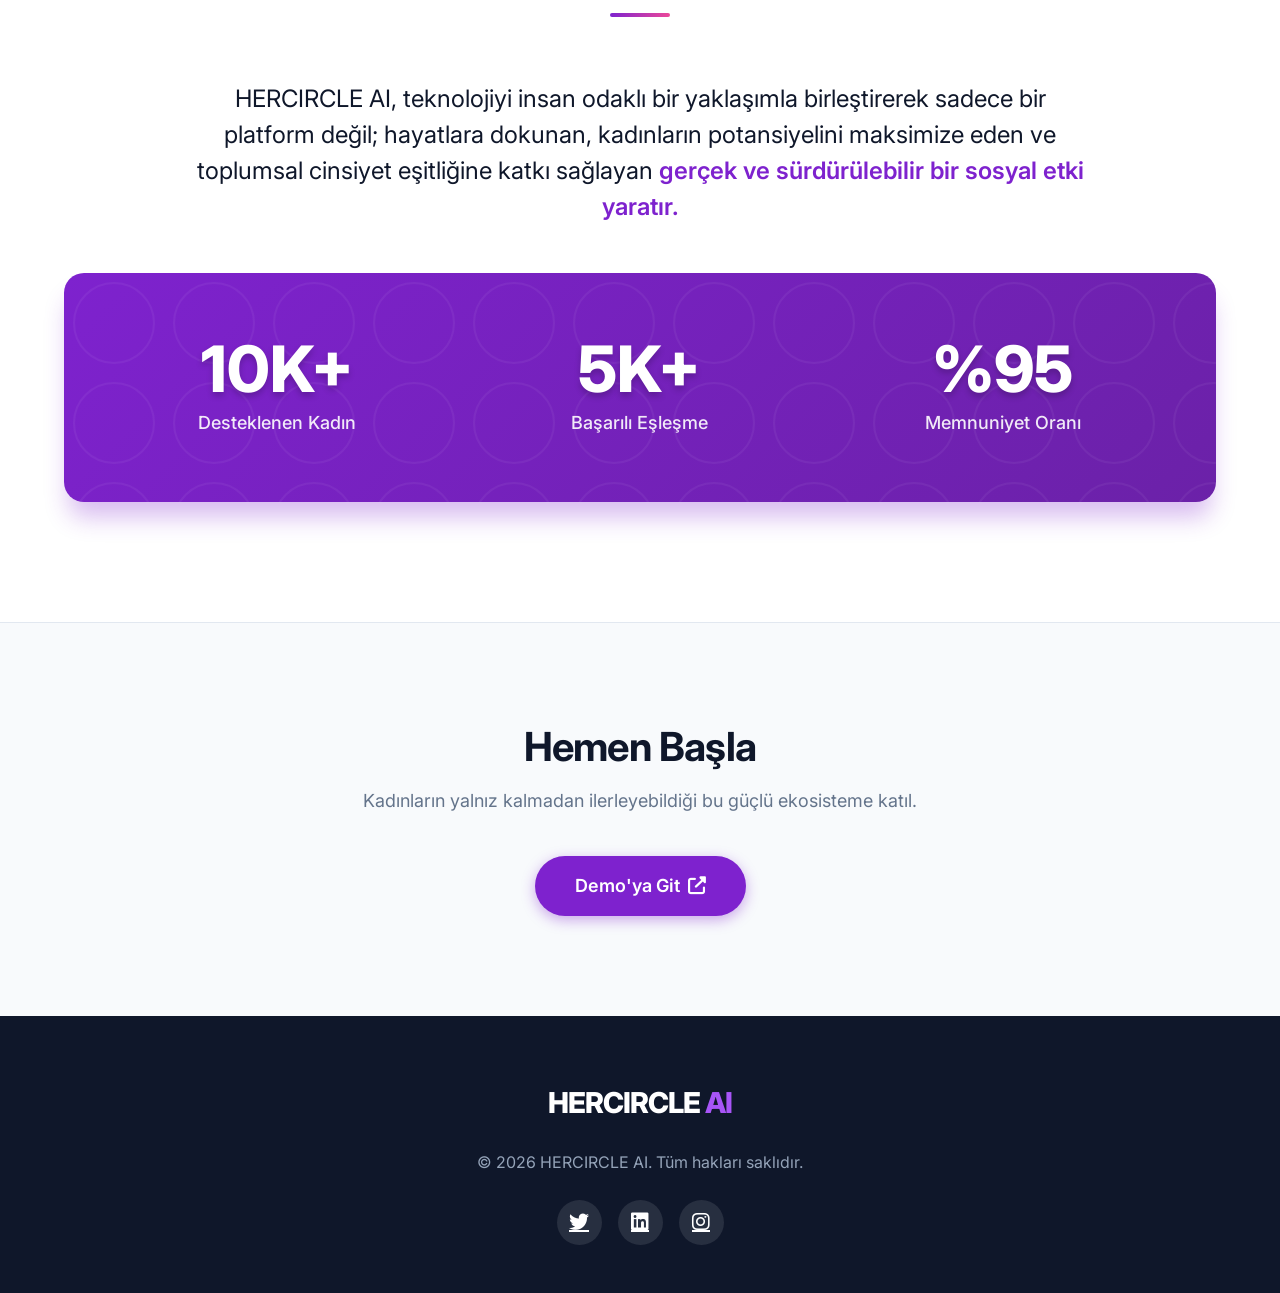
<file: portfolio/index.html>
<!DOCTYPE html>
<html lang="tr">
<head>
    <meta charset="UTF-8">
    <meta name="viewport" content="width=device-width, initial-scale=1.0">
    <title>HERCIRCLE AI | Portfolyo</title>
    <link href="https://fonts.googleapis.com/css2?family=Inter:wght@300;400;500;600;700;800&display=swap" rel="stylesheet">
    <link rel="stylesheet" href="https://cdnjs.cloudflare.com/ajax/libs/font-awesome/6.4.0/css/all.min.css">
    <link rel="stylesheet" href="style.css">
</head>
<body>
    <nav class="navbar">
        <div class="container">
            <a href="#" class="logo">HERCIRCLE <span>AI</span></a>
            <ul class="nav-links">
                <li><a href="#about">Hakkında</a></li>
                <li><a href="#problem-solution">Yaklaşım</a></li>
                <li><a href="#features">Özellikler</a></li>
                <li><a href="#impact">Etki</a></li>
            </ul>
        </div>
    </nav>

    <header class="hero" id="home">
        <div class="container hero-content">
            <h1 class="animate-up">Kadınlar İçin Yapay Zeka Destekli Dayanışma Ağı</h1>
            <p class="animate-up delay-1">HERCIRCLE AI ile yalnız değilsin. İhtiyaçlarını analiz eden, seni doğru kaynaklara ve destek çemberine yönlendiren akıllı platform.</p>
            <div class="hero-buttons animate-up delay-2">
                <a href="#demo" class="btn btn-primary">Demo'ya Git <i class="fas fa-arrow-right"></i></a>
                <a href="#about" class="btn btn-secondary">Daha Fazla Bilgi</a>
            </div>
        </div>
        <div class="hero-bg-shapes">
            <div class="shape shape-1"></div>
            <div class="shape shape-2"></div>
        </div>
    </header>

    <section id="about" class="section">
        <div class="container">
            <div class="section-header reveal">
                <h2>Proje Açıklaması</h2>
                <div class="divider"></div>
            </div>
            <div class="about-content reveal">
                <p>HERCIRCLE AI, kadınların hayatın farklı alanlarında karşılaştığı zorlukları yalnız başına çözmek zorunda kalmaması için geliştirilmiş yapay zeka destekli bir dayanışma platformudur. Günümüzde birçok kadın iş bulma, eğitim, hukuki süreçler veya kişisel gelişim konularında doğru yönlendirmeye ulaşmakta zorlanmaktadır.</p>
                <p>HERCIRCLE AI, bu sorunu kökten ele alarak kullanıcıların ihtiyaçlarını analiz eder, onları doğru kaynaklara yönlendirir ve en uygun destek çemberi ile buluşturur. Sistem yalnızca bilgi sunmakla kalmaz, aynı zamanda aksiyon alınabilir bir yol haritası oluşturur.</p>
                <p>Kullanıcılar, kendilerine en uygun mentorlarla eşleşebilir, uygun zamanlarda görüşme talep edebilir ve süreci aktif olarak yönetebilir. Bu platformun amacı, kadınların yalnız kalmadan ilerleyebildiği, birbirini destekleyen güçlü bir ekosistem oluşturmaktır. HERCIRCLE AI, teknolojiyi insan odaklı bir yaklaşımla birleştirerek gerçek ve sürdürülebilir bir sosyal etki yaratmayı hedefler.</p>
            </div>
        </div>
    </section>

    <section id="problem-solution" class="section bg-light">
        <div class="container">
            <div class="grid-2">
                <div class="card reveal problem-card">
                    <div class="card-icon problem-icon">
                        <i class="fas fa-exclamation-circle"></i>
                    </div>
                    <h3>Problem</h3>
                    <p>Kadınların iş hayatı, eğitim, hukuk ve kişisel gelişimde karşılaştıkları engeller, doğru bilgiye ve güvenilir bir çevreye ulaşamamalarından dolayı büyümektedir. Geleneksel rehberlik sistemleri yetersiz kalmakta, kişiselleştirilmiş ve anında aksiyon alınabilir çözümler sunamamaktadır.</p>
                </div>
                <div class="card reveal delay-1 solution-card">
                    <div class="card-icon solution-icon">
                        <i class="fas fa-lightbulb"></i>
                    </div>
                    <h3>Çözüm</h3>
                    <p>Yapay zeka destekli profil analizi ile her kadının kendi ihtiyacına özel, adım adım ilerleyebileceği bir yol haritası sunulması. Doğru mentor eşleşmeleri ve anlık kaynak önerileri ile yalnızlık hissinin ortadan kaldırılıp güçlü bir kadın dayanışma ağının teknolojiyle desteklenmesi.</p>
                </div>
            </div>
        </div>
    </section>

    <section id="features" class="section">
        <div class="container">
            <div class="section-header reveal">
                <h2>Özellikler</h2>
                <div class="divider"></div>
            </div>
            <div class="grid-3">
                <div class="feature-card reveal">
                    <div class="feature-icon"><i class="fas fa-brain"></i></div>
                    <h4>YZ Destekli Analiz</h4>
                    <p>Kullanıcı ihtiyaçlarını akıllı algoritmalarla belirleyerek en uygun gelişim adımlarını sunar.</p>
                </div>
                <div class="feature-card reveal delay-1">
                    <div class="feature-icon"><i class="fas fa-map-signs"></i></div>
                    <h4>Kişisel Yol Haritası</h4>
                    <p>Hedeflere ulaşmak için alınması gereken aksiyonları net ve uygulanabilir adımlara böler.</p>
                </div>
                <div class="feature-card reveal delay-2">
                    <div class="feature-icon"><i class="fas fa-users"></i></div>
                    <h4>Akıllı Eşleşme</h4>
                    <p>Kullanıcının profiline en uygun mentor ve destek çemberiyle bağlantı kurmasını sağlar.</p>
                </div>
                <div class="feature-card reveal">
                    <div class="feature-icon"><i class="fas fa-calendar-check"></i></div>
                    <h4>Görüşme Yönetimi</h4>
                    <p>Mentorlarla uygun zaman dilimlerinde kolayca görüşme planlanmasına olanak tanır.</p>
                </div>
                <div class="feature-card reveal delay-1">
                    <div class="feature-icon"><i class="fas fa-book-open"></i></div>
                    <h4>Kaynak Yönlendirme</h4>
                    <p>Eğitim, hukuk ve kariyer gibi spesifik konularda güvenilir ve güncel kaynaklar sunar.</p>
                </div>
                <div class="feature-card reveal delay-2">
                    <div class="feature-icon"><i class="fas fa-seedling"></i></div>
                    <h4>Sürekli Gelişim</h4>
                    <p>Kullanıcının sürecini takip eder ve hedeflerine ulaşması için sürekli motive eder.</p>
                </div>
            </div>
        </div>
    </section>

    <section id="visuals" class="section bg-light">
        <div class="container">
            <div class="section-header reveal">
                <h2>Görseller</h2>
                <div class="divider"></div>
            </div>
            <div class="gallery grid-2">
                <div class="gallery-item reveal">
                    <div class="image-placeholder">
                        <i class="fas fa-laptop-code"></i>
                        <span>Platform Arayüzü</span>
                    </div>
                </div>
                <div class="gallery-item reveal delay-1">
                    <div class="image-placeholder">
                        <i class="fas fa-mobile-alt"></i>
                        <span>Mobil Görünüm</span>
                    </div>
                </div>
                <div class="gallery-item reveal">
                    <div class="image-placeholder">
                        <i class="fas fa-comments"></i>
                        <span>Destek Çemberi İletişim</span>
                    </div>
                </div>
                <div class="gallery-item reveal delay-1">
                    <div class="image-placeholder">
                        <i class="fas fa-chart-line"></i>
                        <span>Gelişim Takibi</span>
                    </div>
                </div>
            </div>
        </div>
    </section>

    <section id="impact" class="section">
        <div class="container text-center">
            <div class="section-header reveal">
                <h2>Sosyal Etki</h2>
                <div class="divider mx-auto"></div>
            </div>
            <p class="impact-text reveal">HERCIRCLE AI, teknolojiyi insan odaklı bir yaklaşımla birleştirerek sadece bir platform değil; hayatlara dokunan, kadınların potansiyelini maksimize eden ve toplumsal cinsiyet eşitliğine katkı sağlayan <span class="highlight">gerçek ve sürdürülebilir bir sosyal etki yaratır.</span></p>
            
            <div class="impact-stats grid-3 mt-5">
                <div class="stat-item reveal">
                    <div class="stat-number">10K+</div>
                    <div class="stat-label">Desteklenen Kadın</div>
                </div>
                <div class="stat-item reveal delay-1">
                    <div class="stat-number">5K+</div>
                    <div class="stat-label">Başarılı Eşleşme</div>
                </div>
                <div class="stat-item reveal delay-2">
                    <div class="stat-number">%95</div>
                    <div class="stat-label">Memnuniyet Oranı</div>
                </div>
            </div>
        </div>
    </section>

    <section id="demo" class="demo-section reveal">
        <div class="container text-center">
            <h2>Hemen Başla</h2>
            <p>Kadınların yalnız kalmadan ilerleyebildiği bu güçlü ekosisteme katıl.</p>
            <a href="#" class="btn btn-primary btn-large mt-3">Demo'ya Git <i class="fas fa-external-link-alt"></i></a>
        </div>
    </section>

    <footer>
        <div class="container">
            <div class="footer-content">
                <div class="footer-logo">HERCIRCLE <span>AI</span></div>
                <p>&copy; 2026 HERCIRCLE AI. Tüm hakları saklıdır.</p>
                <div class="social-links">
                    <a href="#"><i class="fab fa-twitter"></i></a>
                    <a href="#"><i class="fab fa-linkedin"></i></a>
                    <a href="#"><i class="fab fa-instagram"></i></a>
                </div>
            </div>
        </div>
    </footer>

    <script src="script.js"></script>
</body>
</html>
</file>
<file: style.css>
:root {
    --primary: #9b51e0;
    --primary-light: #c084fc;
    --primary-dark: #7e22ce;
    --secondary: #ec4899;
    --secondary-light: #fbcfe8;
    --dark: #1e1b4b;
    --text-main: #334155;
    --text-muted: #64748b;
    --white: #ffffff;
    --bg-color: #f8fafc;
    --glass-bg: rgba(255, 255, 255, 0.7);
    --glass-border: rgba(255, 255, 255, 0.5);
    --glass-shadow: 0 8px 32px rgba(155, 81, 224, 0.1);
    --success: #10b981;
    --warning: #f59e0b;
    --danger: #ef4444;
}

* {
    margin: 0;
    padding: 0;
    box-sizing: border-box;
    font-family: 'Outfit', sans-serif;
}

body {
    background-color: var(--bg-color);
    color: var(--text-main);
    overflow-x: hidden;
    min-height: 100vh;
    display: flex;
    flex-direction: column;
}

.container {
    max-width: 1200px;
    margin: 0 auto;
    padding: 0 20px;
}

/* Background Animations */
.background-orbs {
    position: fixed;
    top: 0;
    left: 0;
    width: 100vw;
    height: 100vh;
    z-index: -1;
    overflow: hidden;
    pointer-events: none;
}

.orb {
    position: absolute;
    border-radius: 50%;
    filter: blur(80px);
    opacity: 0.5;
    animation: float 20s infinite alternate linear;
}

.orb-1 {
    top: -10%;
    left: -10%;
    width: 50vw;
    height: 50vw;
    background: var(--primary-light);
}

.orb-2 {
    bottom: -10%;
    right: -10%;
    width: 40vw;
    height: 40vw;
    background: var(--secondary-light);
    animation-delay: -5s;
}

.orb-3 {
    top: 40%;
    left: 60%;
    width: 30vw;
    height: 30vw;
    background: #bfdbfe;
    animation-delay: -10s;
}

@keyframes float {
    0% { transform: translate(0, 0) scale(1); }
    33% { transform: translate(10%, -10%) scale(1.1); }
    66% { transform: translate(-10%, 10%) scale(0.9); }
    100% { transform: translate(0, 0) scale(1); }
}

/* Glassmorphism utility */
.glass {
    background: var(--glass-bg);
    backdrop-filter: blur(12px);
    -webkit-backdrop-filter: blur(12px);
    border: 1px solid var(--glass-border);
    box-shadow: var(--glass-shadow);
    border-radius: 20px;
}

/* Navbar */
.navbar {
    padding: 15px 0;
    position: sticky;
    top: 20px;
    z-index: 100;
    width: 95%;
    max-width: 1200px;
    margin: 20px auto;
    border-radius: 100px;
}

.nav-container {
    display: flex;
    justify-content: space-between;
    align-items: center;
}

.logo {
    font-size: 1.5rem;
    font-weight: 700;
    color: var(--dark);
    display: flex;
    align-items: center;
    gap: 8px;
}

.logo i {
    color: var(--primary);
}

.nav-links {
    display: flex;
    align-items: center;
    gap: 20px;
}

.nav-link {
    text-decoration: none;
    color: var(--text-main);
    font-weight: 500;
    transition: color 0.3s;
}

.nav-link:hover, .nav-link.active {
    color: var(--primary);
}

/* Buttons */
.btn-primary, .btn-primary-small {
    background: linear-gradient(135deg, var(--primary), var(--secondary));
    color: var(--white);
    border: none;
    border-radius: 50px;
    font-weight: 600;
    cursor: pointer;
    transition: transform 0.3s, box-shadow 0.3s;
    text-decoration: none;
    display: inline-flex;
    align-items: center;
    gap: 8px;
}

.btn-primary-small {
    padding: 10px 24px;
    font-size: 0.95rem;
}

.btn-primary {
    padding: 14px 32px;
    font-size: 1.1rem;
}

.btn-primary:hover, .btn-primary-small:hover {
    transform: translateY(-2px);
    box-shadow: 0 10px 20px rgba(155, 81, 224, 0.3);
}

.btn-secondary {
    background: transparent;
    border: 2px solid var(--primary);
    color: var(--primary);
    padding: 12px 28px;
    border-radius: 50px;
    font-weight: 600;
    cursor: pointer;
    transition: all 0.3s;
    display: inline-flex;
    align-items: center;
    gap: 8px;
}

.btn-secondary:hover {
    background: var(--primary);
    color: var(--white);
}

.icon-btn {
    width: 48px;
    height: 48px;
    border-radius: 50%;
    border: none;
    background: var(--white);
    color: var(--primary);
    font-size: 1.2rem;
    cursor: pointer;
    box-shadow: 0 4px 10px rgba(0,0,0,0.05);
    transition: all 0.3s;
}

.icon-btn:hover {
    background: var(--primary-light);
    color: var(--white);
    transform: scale(1.05);
}

/* Hero Section */
.hero {
    text-align: center;
    padding: 60px 0 40px;
    max-width: 800px;
    margin: 0 auto;
    flex: 1;
}

h1 {
    font-size: 3.5rem;
    line-height: 1.2;
    color: var(--dark);
    margin-bottom: 20px;
}

.highlight {
    background: linear-gradient(135deg, var(--primary), var(--secondary));
    -webkit-background-clip: text;
    background-clip: text;
    -webkit-text-fill-color: transparent;
}

.subtitle {
    font-size: 1.2rem;
    color: var(--text-muted);
    margin-bottom: 40px;
    line-height: 1.6;
}

/* Input Container */
.input-container {
    padding: 24px;
    text-align: left;
    margin-bottom: 30px;
    transition: all 0.5s ease-in-out;
}

.input-header {
    display: flex;
    align-items: center;
    gap: 10px;
    font-weight: 600;
    color: var(--primary-dark);
    margin-bottom: 12px;
}

textarea {
    width: 100%;
    background: rgba(255, 255, 255, 0.8);
    border: 1px solid rgba(155, 81, 224, 0.2);
    border-radius: 12px;
    padding: 16px;
    font-size: 1.1rem;
    color: var(--text-main);
    resize: none;
    outline: none;
    transition: border-color 0.3s, box-shadow 0.3s;
    font-family: 'Outfit', sans-serif;
}

textarea:focus {
    border-color: var(--primary);
    box-shadow: 0 0 0 4px rgba(155, 81, 224, 0.1);
}

.input-actions {
    display: flex;
    justify-content: space-between;
    align-items: center;
    margin-top: 16px;
}

/* States */
.hidden {
    display: none !important;
}

#loading-state {
    padding: 40px;
    animation: fadeIn 0.5s;
}

.spinner {
    width: 50px;
    height: 50px;
    border: 4px solid var(--secondary-light);
    border-top: 4px solid var(--primary);
    border-radius: 50%;
    margin: 0 auto 20px;
    animation: spin 1s linear infinite;
}

.error-box {
    padding: 20px;
    color: var(--danger);
    font-weight: 500;
    display: flex;
    align-items: center;
    justify-content: center;
    gap: 10px;
}

/* Results Section */
.results-grid {
    padding: 40px 0;
    animation: slideUp 0.6s ease-out;
    flex: 1;
}

.results-header {
    margin-bottom: 30px;
    text-align: center;
}

.results-header h2 {
    font-size: 2.5rem;
    color: var(--dark);
    margin-bottom: 15px;
}

.badges {
    display: flex;
    justify-content: center;
    gap: 10px;
    flex-wrap: wrap;
}

.badge {
    background: var(--white);
    padding: 8px 16px;
    border-radius: 50px;
    font-size: 0.9rem;
    font-weight: 600;
    color: var(--primary-dark);
    box-shadow: 0 4px 10px rgba(0,0,0,0.05);
}

.dashboard-grid {
    display: grid;
    grid-template-columns: 1fr 1fr;
    grid-template-rows: auto auto;
    gap: 24px;
    margin-bottom: 40px;
}

.card {
    padding: 24px;
    display: flex;
    flex-direction: column;
}

.plan-card {
    grid-row: span 2;
}

.card h3 {
    font-size: 1.3rem;
    color: var(--dark);
    margin-bottom: 20px;
    display: flex;
    align-items: center;
    gap: 10px;
    border-bottom: 2px solid rgba(155, 81, 224, 0.1);
    padding-bottom: 10px;
}

.card h3 i {
    color: var(--primary);
}

/* Timeline */
.timeline {
    list-style: none;
    position: relative;
    padding-left: 20px;
}

.timeline::before {
    content: '';
    position: absolute;
    left: 4px;
    top: 0;
    bottom: 0;
    width: 2px;
    background: var(--primary-light);
}

.timeline li {
    position: relative;
    margin-bottom: 24px;
}

.timeline li::before {
    content: '';
    position: absolute;
    left: -20px;
    top: 4px;
    width: 10px;
    height: 10px;
    border-radius: 50%;
    background: var(--primary);
    box-shadow: 0 0 0 4px var(--primary-light);
}

.timeline h4 {
    color: var(--dark);
    font-size: 1.1rem;
    margin-bottom: 5px;
}

.timeline p {
    color: var(--text-muted);
    font-size: 0.95rem;
}

/* Tasks */
.tasks {
    display: flex;
    flex-direction: column;
    gap: 12px;
}

.task-item {
    display: flex;
    align-items: flex-start;
    gap: 12px;
    background: rgba(255, 255, 255, 0.6);
    padding: 12px 16px;
    border-radius: 12px;
    cursor: pointer;
    transition: background 0.3s;
}

.task-item:hover {
    background: rgba(255, 255, 255, 0.9);
}

.task-checkbox {
    width: 20px;
    height: 20px;
    border: 2px solid var(--primary);
    border-radius: 6px;
    display: flex;
    align-items: center;
    justify-content: center;
    color: transparent;
    transition: all 0.2s;
    margin-top: 2px;
}

.task-item.completed .task-checkbox {
    background: var(--primary);
    color: var(--white);
}

.task-item.completed span {
    text-decoration: line-through;
    color: var(--text-muted);
}

/* Circle */
.card-desc {
    color: var(--text-muted);
    font-size: 0.9rem;
    margin-bottom: 15px;
}

.circle-members {
    display: flex;
    flex-direction: column;
    gap: 15px;
}

.member-card {
    display: flex;
    align-items: center;
    gap: 15px;
    background: rgba(255, 255, 255, 0.6);
    padding: 12px;
    border-radius: 12px;
}

.member-avatar {
    width: 48px;
    height: 48px;
    border-radius: 50%;
    background: linear-gradient(135deg, var(--primary-light), var(--secondary-light));
    display: flex;
    align-items: center;
    justify-content: center;
    color: var(--white);
    font-weight: bold;
    font-size: 1.2rem;
}

.member-info h4 {
    color: var(--dark);
    font-size: 1rem;
}

.member-info p {
    color: var(--primary);
    font-size: 0.85rem;
    font-weight: 500;
}

.member-card button {
    margin-left: auto;
}

.action-footer {
    text-align: center;
    margin-top: 20px;
}

/* Footer */
footer {
    text-align: center;
    padding: 24px;
    color: var(--text-muted);
    font-size: 0.9rem;
    margin-top: auto;
}

/* Animations */
@keyframes spin { 100% { transform: rotate(360deg); } }
@keyframes fadeIn { from { opacity: 0; } to { opacity: 1; } }
@keyframes slideUp { 
    from { opacity: 0; transform: translateY(20px); } 
    to { opacity: 1; transform: translateY(0); } 
}

/* Modals */
.modal {
    position: fixed;
    top: 0;
    left: 0;
    width: 100vw;
    height: 100vh;
    background: rgba(30, 27, 75, 0.4);
    z-index: 1000;
    display: flex;
    align-items: center;
    justify-content: center;
    animation: fadeIn 0.3s;
}

.modal-content {
    background: rgba(255, 255, 255, 0.95);
    padding: 40px;
    max-width: 800px;
    width: 90%;
    position: relative;
    text-align: center;
}

.modal-content h2 {
    color: var(--dark);
    margin-bottom: 30px;
}

.close-btn {
    position: absolute;
    top: 20px;
    right: 20px;
    font-size: 1.5rem;
    cursor: pointer;
    color: var(--text-muted);
    transition: color 0.2s;
}

.close-btn:hover {
    color: var(--danger);
}

.steps-grid {
    display: grid;
    grid-template-columns: repeat(auto-fit, minmax(200px, 1fr));
    gap: 30px;
}

.step {
    padding: 20px;
}

.step-icon {
    width: 60px;
    height: 60px;
    margin: 0 auto 15px;
    background: var(--primary-light);
    color: var(--white);
    border-radius: 50%;
    display: flex;
    align-items: center;
    justify-content: center;
    font-size: 1.5rem;
}

.step h3 {
    color: var(--primary-dark);
    margin-bottom: 10px;
}

/* Join Community Form */
.join-community {
    margin: 60px 0;
}

.text-center {
    text-align: center;
}

.join-form {
    margin-top: 30px;
    display: flex;
    flex-direction: column;
    gap: 15px;
    max-width: 600px;
    margin-left: auto;
    margin-right: auto;
}

.form-group {
    display: flex;
    gap: 15px;
}

.form-group input {
    flex: 1;
    padding: 12px 20px;
    border: 1px solid rgba(155, 81, 224, 0.2);
    border-radius: 50px;
    outline: none;
    font-size: 1rem;
    font-family: 'Outfit', sans-serif;
    transition: border-color 0.3s;
    background: rgba(255, 255, 255, 0.8);
}

.form-group input:focus {
    border-color: var(--primary);
}

.success-text {
    color: var(--success);
    font-weight: 500;
    margin-top: 15px;
}

/* Chatbot Widget */
.chatbot-widget {
    position: fixed;
    bottom: 30px;
    right: 30px;
    z-index: 999;
}

.chatbot-toggle-btn {
    width: 60px;
    height: 60px;
    border-radius: 50%;
    background: linear-gradient(135deg, var(--primary), var(--secondary));
    color: white;
    border: none;
    font-size: 1.5rem;
    cursor: pointer;
    box-shadow: 0 10px 20px rgba(155, 81, 224, 0.3);
    transition: transform 0.3s;
    display: flex;
    align-items: center;
    justify-content: center;
}

.chatbot-toggle-btn:hover {
    transform: scale(1.1);
}

.chatbot-window {
    position: absolute;
    bottom: 80px;
    right: 0;
    width: 350px;
    height: 450px;
    background: rgba(255, 255, 255, 0.95);
    display: flex;
    flex-direction: column;
    overflow: hidden;
    transform-origin: bottom right;
    animation: scaleUp 0.3s ease-out;
    border: 1px solid rgba(0,0,0,0.1);
    box-shadow: 0 10px 30px rgba(0,0,0,0.1);
    border-radius: 20px;
}

@keyframes scaleUp {
    from { transform: scale(0); opacity: 0; }
    to { transform: scale(1); opacity: 1; }
}

.chatbot-header {
    background: linear-gradient(135deg, var(--primary), var(--secondary));
    color: white;
    padding: 15px 20px;
    display: flex;
    justify-content: space-between;
    align-items: center;
    font-weight: 600;
}

.chatbot-header button {
    background: none;
    border: none;
    color: white;
    font-size: 1.2rem;
    cursor: pointer;
}

.chatbot-messages {
    flex: 1;
    overflow-y: auto;
    padding: 15px;
    display: flex;
    flex-direction: column;
    gap: 10px;
}

.message {
    max-width: 80%;
    padding: 10px 15px;
    border-radius: 15px;
    font-size: 0.95rem;
    line-height: 1.4;
}

.ai-message {
    background: var(--bg-color);
    color: var(--text-main);
    align-self: flex-start;
    border-bottom-left-radius: 5px;
}

.user-message {
    background: var(--primary-light);
    color: white;
    align-self: flex-end;
    border-bottom-right-radius: 5px;
}

.chatbot-input {
    display: flex;
    padding: 15px;
    border-top: 1px solid rgba(0,0,0,0.05);
    gap: 10px;
}

.chatbot-input input {
    flex: 1;
    border: 1px solid #ddd;
    border-radius: 20px;
    padding: 10px 15px;
    outline: none;
    font-family: inherit;
}

.chatbot-input input:focus {
    border-color: var(--primary);
}

.chatbot-input button {
    background: var(--primary);
    color: white;
    border: none;
    width: 40px;
    height: 40px;
    border-radius: 50%;
    cursor: pointer;
    transition: background 0.2s;
}

.chatbot-input button:hover {
    background: var(--primary-dark);
}

/* Auth Modal */
.auth-modal-content {
    max-width: 450px;
    padding: 30px;
}

.auth-tabs {
    display: flex;
    justify-content: center;
    gap: 20px;
    margin-bottom: 25px;
    border-bottom: 1px solid rgba(155, 81, 224, 0.2);
}

.auth-tab {
    background: none;
    border: none;
    font-size: 1.1rem;
    font-weight: 600;
    color: var(--text-muted);
    padding: 10px 20px;
    cursor: pointer;
    position: relative;
    transition: color 0.3s;
}

.auth-tab.active {
    color: var(--primary);
}

.auth-tab.active::after {
    content: '';
    position: absolute;
    bottom: -1px;
    left: 0;
    width: 100%;
    height: 3px;
    background: var(--primary);
    border-radius: 3px 3px 0 0;
}

.auth-form {
    display: flex;
    flex-direction: column;
    gap: 15px;
    text-align: left;
}

.auth-form input {
    width: 100%;
    padding: 12px 20px;
    border: 1px solid rgba(155, 81, 224, 0.2);
    border-radius: 50px;
    outline: none;
    font-size: 1rem;
    font-family: inherit;
    background: rgba(255, 255, 255, 0.8);
    transition: border-color 0.3s;
}

.auth-form input:focus {
    border-color: var(--primary);
}

.auth-options {
    display: flex;
    justify-content: space-between;
    align-items: center;
    font-size: 0.9rem;
    color: var(--text-muted);
    margin-top: 5px;
    margin-bottom: 15px;
}

.forgot-pwd {
    color: var(--primary);
    text-decoration: none;
    font-weight: 500;
}

.forgot-pwd:hover {
    text-decoration: underline;
}

/* Inline Chat */
.inline-chat {
    background: rgba(255, 255, 255, 0.8);
    border-radius: 15px;
    border: 1px solid rgba(155, 81, 224, 0.2);
    margin-top: 15px;
    overflow: hidden;
    animation: fadeIn 0.3s;
}

.inline-chat-messages {
    height: 200px;
    overflow-y: auto;
    padding: 15px;
    display: flex;
    flex-direction: column;
    gap: 10px;
}

.inline-chat-messages .message {
    padding: 8px 12px;
    font-size: 0.9rem;
}

.inline-chat-input {
    display: flex;
    border-top: 1px solid rgba(155, 81, 224, 0.1);
    padding: 10px;
    gap: 10px;
    background: var(--white);
}

.inline-chat-input input {
    flex: 1;
    border: 1px solid #eee;
    padding: 8px 15px;
    border-radius: 20px;
    outline: none;
    font-family: inherit;
}

.inline-chat-input input:focus {
    border-color: var(--primary-light);
}

.inline-chat-input button {
    background: var(--primary);
    color: white;
    border: none;
    width: 36px;
    height: 36px;
    border-radius: 50%;
    cursor: pointer;
}

.inline-chat-input button:hover {
    background: var(--primary-dark);
}

/* Resource Suggestions */
.resource-suggestions {
    margin-top: 25px;
    padding-top: 20px;
    border-top: 1px solid rgba(155, 81, 224, 0.2);
    text-align: left;
    animation: fadeIn 0.4s;
}

.suggestions-title {
    font-size: 1.1rem;
    color: var(--primary-dark);
    margin-bottom: 15px;
    display: flex;
    align-items: center;
    gap: 8px;
}

.suggestions-grid {
    display: grid;
    grid-template-columns: repeat(auto-fit, minmax(220px, 1fr));
    gap: 15px;
}

/* Glassmorphism Cards */
.resource-card {
    background: rgba(255, 255, 255, 0.6);
    backdrop-filter: blur(10px);
    -webkit-backdrop-filter: blur(10px);
    border: 1px solid rgba(255, 255, 255, 0.8);
    border-radius: 12px;
    padding: 15px;
    text-decoration: none;
    color: var(--text-main);
    display: flex;
    flex-direction: column;
    gap: 8px;
    transition: transform 0.3s, box-shadow 0.3s, background 0.3s;
    box-shadow: 0 4px 15px rgba(0, 0, 0, 0.05);
    min-height: 120px;
}

.resource-card:hover {
    transform: translateY(-5px);
    box-shadow: 0 10px 25px rgba(155, 81, 224, 0.15);
    background: rgba(255, 255, 255, 0.85);
}

.resource-card h5 {
    font-size: 1.05rem;
    color: var(--primary-dark);
    line-height: 1.3;
    display: -webkit-box;
    -webkit-line-clamp: 2;
    line-clamp: 2;
    -webkit-box-orient: vertical;
    overflow: hidden;
    margin-bottom: 5px;
}

.resource-card p {
    font-size: 0.85rem;
    color: var(--text-muted);
    display: -webkit-box;
    -webkit-line-clamp: 2;
    line-clamp: 2;
    -webkit-box-orient: vertical;
    overflow: hidden;
}

.resource-card .link-host {
    font-size: 0.75rem;
    color: var(--primary);
    font-weight: 600;
    margin-top: auto;
    text-transform: uppercase;
}

/* Skeleton Loader */
.skeleton-card {
    background: rgba(255, 255, 255, 0.4);
    border: 1px solid rgba(255, 255, 255, 0.5);
    border-radius: 12px;
    padding: 15px;
    display: flex;
    flex-direction: column;
    gap: 10px;
    min-height: 120px;
}

.skeleton-text {
    height: 12px;
    background: linear-gradient(90deg, #e2e8f0 25%, #cbd5e1 50%, #e2e8f0 75%);
    background-size: 200% 100%;
    animation: shimmer 1.5s infinite;
    border-radius: 4px;
}

.skeleton-title { height: 16px; width: 80%; margin-bottom: 5px; }
.skeleton-line-1 { width: 100%; }
.skeleton-line-2 { width: 60%; }

@keyframes shimmer {
    0% { background-position: 200% 0; }
    100% { background-position: -200% 0; }
}

/* Responsive */
@media (max-width: 900px) {
    .dashboard-grid {
        grid-template-columns: 1fr;
    }
    .plan-card {
        grid-row: span 1;
    }
}

@media (max-width: 600px) {
    h1 { font-size: 2.5rem; }
    .nav-links { display: none; }
    .hero { padding: 40px 0 20px; }
    .dashboard-grid { gap: 16px; }
    .form-group { flex-direction: column; }
    .chatbot-window { 
        width: calc(100vw - 40px);
        right: -10px;
    }
}
</file>
<file: features/style.css>
:root {
    --primary: #9b51e0;
    --primary-light: #c084fc;
    --primary-dark: #7e22ce;
    --secondary: #ec4899;
    --secondary-light: #fbcfe8;
    --dark: #1e1b4b;
    --text-main: #334155;
    --text-muted: #64748b;
    --white: #ffffff;
    --bg-color: #f8fafc;
    --glass-bg: rgba(255, 255, 255, 0.7);
    --glass-border: rgba(255, 255, 255, 0.5);
    --glass-shadow: 0 8px 32px rgba(155, 81, 224, 0.1);
    --success: #10b981;
    --warning: #f59e0b;
    --danger: #ef4444;
}

* {
    margin: 0;
    padding: 0;
    box-sizing: border-box;
    font-family: 'Outfit', sans-serif;
}

body {
    background-color: var(--bg-color);
    color: var(--text-main);
    overflow-x: hidden;
    min-height: 100vh;
    display: flex;
    flex-direction: column;
}

.container {
    max-width: 1200px;
    margin: 0 auto;
    padding: 0 20px;
}

/* Background Animations */
.background-orbs {
    position: fixed;
    top: 0;
    left: 0;
    width: 100vw;
    height: 100vh;
    z-index: -1;
    overflow: hidden;
    pointer-events: none;
}

.orb {
    position: absolute;
    border-radius: 50%;
    filter: blur(80px);
    opacity: 0.5;
    animation: float 20s infinite alternate linear;
}

.orb-1 {
    top: -10%;
    left: -10%;
    width: 50vw;
    height: 50vw;
    background: var(--primary-light);
}

.orb-2 {
    bottom: -10%;
    right: -10%;
    width: 40vw;
    height: 40vw;
    background: var(--secondary-light);
    animation-delay: -5s;
}

.orb-3 {
    top: 40%;
    left: 60%;
    width: 30vw;
    height: 30vw;
    background: #bfdbfe;
    animation-delay: -10s;
}

@keyframes float {
    0% { transform: translate(0, 0) scale(1); }
    33% { transform: translate(10%, -10%) scale(1.1); }
    66% { transform: translate(-10%, 10%) scale(0.9); }
    100% { transform: translate(0, 0) scale(1); }
}

/* Glassmorphism utility */
.glass {
    background: var(--glass-bg);
    backdrop-filter: blur(12px);
    -webkit-backdrop-filter: blur(12px);
    border: 1px solid var(--glass-border);
    box-shadow: var(--glass-shadow);
    border-radius: 20px;
}

/* Navbar */
.navbar {
    padding: 15px 0;
    position: sticky;
    top: 20px;
    z-index: 100;
    width: 95%;
    max-width: 1200px;
    margin: 20px auto;
    border-radius: 100px;
}

.nav-container {
    display: flex;
    justify-content: space-between;
    align-items: center;
}

.logo {
    font-size: 1.5rem;
    font-weight: 700;
    color: var(--dark);
    display: flex;
    align-items: center;
    gap: 8px;
}

.logo i {
    color: var(--primary);
}

.nav-links {
    display: flex;
    align-items: center;
    gap: 20px;
}

.nav-link {
    text-decoration: none;
    color: var(--text-main);
    font-weight: 500;
    transition: color 0.3s;
}

.nav-link:hover, .nav-link.active {
    color: var(--primary);
}

/* Buttons */
.btn-primary, .btn-primary-small {
    background: linear-gradient(135deg, var(--primary), var(--secondary));
    color: var(--white);
    border: none;
    border-radius: 50px;
    font-weight: 600;
    cursor: pointer;
    transition: transform 0.3s, box-shadow 0.3s;
    text-decoration: none;
    display: inline-flex;
    align-items: center;
    gap: 8px;
}

.btn-primary-small {
    padding: 10px 24px;
    font-size: 0.95rem;
}

.btn-primary {
    padding: 14px 32px;
    font-size: 1.1rem;
}

.btn-primary:hover, .btn-primary-small:hover {
    transform: translateY(-2px);
    box-shadow: 0 10px 20px rgba(155, 81, 224, 0.3);
}

.btn-secondary {
    background: transparent;
    border: 2px solid var(--primary);
    color: var(--primary);
    padding: 12px 28px;
    border-radius: 50px;
    font-weight: 600;
    cursor: pointer;
    transition: all 0.3s;
    display: inline-flex;
    align-items: center;
    gap: 8px;
}

.btn-secondary:hover {
    background: var(--primary);
    color: var(--white);
}

.icon-btn {
    width: 48px;
    height: 48px;
    border-radius: 50%;
    border: none;
    background: var(--white);
    color: var(--primary);
    font-size: 1.2rem;
    cursor: pointer;
    box-shadow: 0 4px 10px rgba(0,0,0,0.05);
    transition: all 0.3s;
}

.icon-btn:hover {
    background: var(--primary-light);
    color: var(--white);
    transform: scale(1.05);
}

/* Hero Section */
.hero {
    text-align: center;
    padding: 60px 0 40px;
    max-width: 800px;
    margin: 0 auto;
    flex: 1;
}

h1 {
    font-size: 3.5rem;
    line-height: 1.2;
    color: var(--dark);
    margin-bottom: 20px;
}

.highlight {
    background: linear-gradient(135deg, var(--primary), var(--secondary));
    -webkit-background-clip: text;
    background-clip: text;
    -webkit-text-fill-color: transparent;
}

.subtitle {
    font-size: 1.2rem;
    color: var(--text-muted);
    margin-bottom: 40px;
    line-height: 1.6;
}

/* Input Container */
.input-container {
    padding: 24px;
    text-align: left;
    margin-bottom: 30px;
    transition: all 0.5s ease-in-out;
}

.input-header {
    display: flex;
    align-items: center;
    gap: 10px;
    font-weight: 600;
    color: var(--primary-dark);
    margin-bottom: 12px;
}

textarea {
    width: 100%;
    background: rgba(255, 255, 255, 0.8);
    border: 1px solid rgba(155, 81, 224, 0.2);
    border-radius: 12px;
    padding: 16px;
    font-size: 1.1rem;
    color: var(--text-main);
    resize: none;
    outline: none;
    transition: border-color 0.3s, box-shadow 0.3s;
    font-family: 'Outfit', sans-serif;
}

textarea:focus {
    border-color: var(--primary);
    box-shadow: 0 0 0 4px rgba(155, 81, 224, 0.1);
}

.input-actions {
    display: flex;
    justify-content: space-between;
    align-items: center;
    margin-top: 16px;
}

/* States */
.hidden {
    display: none !important;
}

#loading-state {
    padding: 40px;
    animation: fadeIn 0.5s;
}

.spinner {
    width: 50px;
    height: 50px;
    border: 4px solid var(--secondary-light);
    border-top: 4px solid var(--primary);
    border-radius: 50%;
    margin: 0 auto 20px;
    animation: spin 1s linear infinite;
}

.error-box {
    padding: 20px;
    color: var(--danger);
    font-weight: 500;
    display: flex;
    align-items: center;
    justify-content: center;
    gap: 10px;
}

/* Results Section */
.results-grid {
    padding: 40px 0;
    animation: slideUp 0.6s ease-out;
    flex: 1;
}

.results-header {
    margin-bottom: 30px;
    text-align: center;
}

.results-header h2 {
    font-size: 2.5rem;
    color: var(--dark);
    margin-bottom: 15px;
}

.badges {
    display: flex;
    justify-content: center;
    gap: 10px;
    flex-wrap: wrap;
}

.badge {
    background: var(--white);
    padding: 8px 16px;
    border-radius: 50px;
    font-size: 0.9rem;
    font-weight: 600;
    color: var(--primary-dark);
    box-shadow: 0 4px 10px rgba(0,0,0,0.05);
}

.dashboard-grid {
    display: grid;
    grid-template-columns: 1fr 1fr;
    grid-template-rows: auto auto;
    gap: 24px;
    margin-bottom: 40px;
}

.card {
    padding: 24px;
    display: flex;
    flex-direction: column;
}

.plan-card {
    grid-row: span 2;
}

.card h3 {
    font-size: 1.3rem;
    color: var(--dark);
    margin-bottom: 20px;
    display: flex;
    align-items: center;
    gap: 10px;
    border-bottom: 2px solid rgba(155, 81, 224, 0.1);
    padding-bottom: 10px;
}

.card h3 i {
    color: var(--primary);
}

/* Timeline */
.timeline {
    list-style: none;
    position: relative;
    padding-left: 20px;
}

.timeline::before {
    content: '';
    position: absolute;
    left: 4px;
    top: 0;
    bottom: 0;
    width: 2px;
    background: var(--primary-light);
}

.timeline li {
    position: relative;
    margin-bottom: 24px;
}

.timeline li::before {
    content: '';
    position: absolute;
    left: -20px;
    top: 4px;
    width: 10px;
    height: 10px;
    border-radius: 50%;
    background: var(--primary);
    box-shadow: 0 0 0 4px var(--primary-light);
}

.timeline h4 {
    color: var(--dark);
    font-size: 1.1rem;
    margin-bottom: 5px;
}

.timeline p {
    color: var(--text-muted);
    font-size: 0.95rem;
}

/* Tasks */
.tasks {
    display: flex;
    flex-direction: column;
    gap: 12px;
}

.task-item {
    display: flex;
    align-items: flex-start;
    gap: 12px;
    background: rgba(255, 255, 255, 0.6);
    padding: 12px 16px;
    border-radius: 12px;
    cursor: pointer;
    transition: background 0.3s;
}

.task-item:hover {
    background: rgba(255, 255, 255, 0.9);
}

.task-checkbox {
    width: 20px;
    height: 20px;
    border: 2px solid var(--primary);
    border-radius: 6px;
    display: flex;
    align-items: center;
    justify-content: center;
    color: transparent;
    transition: all 0.2s;
    margin-top: 2px;
}

.task-item.completed .task-checkbox {
    background: var(--primary);
    color: var(--white);
}

.task-item.completed span {
    text-decoration: line-through;
    color: var(--text-muted);
}

/* Circle */
.card-desc {
    color: var(--text-muted);
    font-size: 0.9rem;
    margin-bottom: 15px;
}

.circle-members {
    display: flex;
    flex-direction: column;
    gap: 15px;
}

.member-card {
    display: flex;
    align-items: center;
    gap: 15px;
    background: rgba(255, 255, 255, 0.6);
    padding: 12px;
    border-radius: 12px;
    position: relative;
}

.best-match-badge {
    position: absolute;
    top: -10px;
    left: 10px;
    background: var(--warning);
    color: white;
    padding: 4px 10px;
    border-radius: 10px;
    font-size: 0.75rem;
    font-weight: 700;
    box-shadow: 0 4px 8px rgba(245, 158, 11, 0.3);
    z-index: 10;
}

.ai-match-reason {
    margin-top: 10px;
    padding: 10px;
    background: rgba(155, 81, 224, 0.08);
    border: 1px solid rgba(155, 81, 224, 0.2);
    border-radius: 8px;
    font-size: 0.8rem;
    color: var(--primary-dark);
    display: flex;
    align-items: flex-start;
    gap: 8px;
    width: 100%;
}

.ai-match-reason i {
    color: var(--primary);
    margin-top: 3px;
}

.member-avatar {
    width: 48px;
    height: 48px;
    border-radius: 50%;
    background: linear-gradient(135deg, var(--primary-light), var(--secondary-light));
    display: flex;
    align-items: center;
    justify-content: center;
    color: var(--white);
    font-weight: bold;
    font-size: 1.2rem;
}

.member-info h4 {
    color: var(--dark);
    font-size: 1rem;
}

.member-info p {
    color: var(--primary);
    font-size: 0.85rem;
    font-weight: 500;
}

.member-card button {
    margin-left: auto;
}

.action-footer {
    text-align: center;
    margin-top: 20px;
}

/* Footer */
footer {
    text-align: center;
    padding: 24px;
    color: var(--text-muted);
    font-size: 0.9rem;
    margin-top: auto;
}

/* Animations */
@keyframes spin { 100% { transform: rotate(360deg); } }
@keyframes fadeIn { from { opacity: 0; } to { opacity: 1; } }
@keyframes slideUp { 
    from { opacity: 0; transform: translateY(20px); } 
    to { opacity: 1; transform: translateY(0); } 
}

/* Modals */
.modal {
    position: fixed;
    top: 0;
    left: 0;
    width: 100vw;
    height: 100vh;
    background: rgba(30, 27, 75, 0.4);
    z-index: 1000;
    display: flex;
    align-items: center;
    justify-content: center;
    animation: fadeIn 0.3s;
}

.modal-content {
    background: rgba(255, 255, 255, 0.95);
    padding: 40px;
    max-width: 800px;
    width: 90%;
    position: relative;
    text-align: center;
}

.modal-content h2 {
    color: var(--dark);
    margin-bottom: 30px;
}

.close-btn {
    position: absolute;
    top: 20px;
    right: 20px;
    font-size: 1.5rem;
    cursor: pointer;
    color: var(--text-muted);
    transition: color 0.2s;
}

.close-btn:hover {
    color: var(--danger);
}

.steps-grid {
    display: grid;
    grid-template-columns: repeat(auto-fit, minmax(200px, 1fr));
    gap: 30px;
}

.step {
    padding: 20px;
}

.step-icon {
    width: 60px;
    height: 60px;
    margin: 0 auto 15px;
    background: var(--primary-light);
    color: var(--white);
    border-radius: 50%;
    display: flex;
    align-items: center;
    justify-content: center;
    font-size: 1.5rem;
}

.step h3 {
    color: var(--primary-dark);
    margin-bottom: 10px;
}

/* Join Community Form */
.join-community {
    margin: 60px 0;
}

.text-center {
    text-align: center;
}

.join-form {
    margin-top: 30px;
    display: flex;
    flex-direction: column;
    gap: 15px;
    max-width: 600px;
    margin-left: auto;
    margin-right: auto;
}

.form-group {
    display: flex;
    gap: 15px;
}

.form-group input {
    flex: 1;
    padding: 12px 20px;
    border: 1px solid rgba(155, 81, 224, 0.2);
    border-radius: 50px;
    outline: none;
    font-size: 1rem;
    font-family: 'Outfit', sans-serif;
    transition: border-color 0.3s;
    background: rgba(255, 255, 255, 0.8);
}

.form-group input:focus {
    border-color: var(--primary);
}

.success-text {
    color: var(--success);
    font-weight: 500;
    margin-top: 15px;
}

/* Chatbot Widget */
.chatbot-widget {
    position: fixed;
    bottom: 30px;
    right: 30px;
    z-index: 999;
}

.chatbot-toggle-btn {
    width: 60px;
    height: 60px;
    border-radius: 50%;
    background: linear-gradient(135deg, var(--primary), var(--secondary));
    color: white;
    border: none;
    font-size: 1.5rem;
    cursor: pointer;
    box-shadow: 0 10px 20px rgba(155, 81, 224, 0.3);
    transition: transform 0.3s;
    display: flex;
    align-items: center;
    justify-content: center;
}

.chatbot-toggle-btn:hover {
    transform: scale(1.1);
}

.chatbot-window {
    position: absolute;
    bottom: 80px;
    right: 0;
    width: 350px;
    height: 450px;
    background: rgba(255, 255, 255, 0.95);
    display: flex;
    flex-direction: column;
    overflow: hidden;
    transform-origin: bottom right;
    animation: scaleUp 0.3s ease-out;
    border: 1px solid rgba(0,0,0,0.1);
    box-shadow: 0 10px 30px rgba(0,0,0,0.1);
    border-radius: 20px;
}

@keyframes scaleUp {
    from { transform: scale(0); opacity: 0; }
    to { transform: scale(1); opacity: 1; }
}

.chatbot-header {
    background: linear-gradient(135deg, var(--primary), var(--secondary));
    color: white;
    padding: 15px 20px;
    display: flex;
    justify-content: space-between;
    align-items: center;
    font-weight: 600;
}

.chatbot-header button {
    background: none;
    border: none;
    color: white;
    font-size: 1.2rem;
    cursor: pointer;
}

.chatbot-messages {
    flex: 1;
    overflow-y: auto;
    padding: 15px;
    display: flex;
    flex-direction: column;
    gap: 10px;
}

.message {
    max-width: 80%;
    padding: 10px 15px;
    border-radius: 15px;
    font-size: 0.95rem;
    line-height: 1.4;
}

.ai-message {
    background: var(--bg-color);
    color: var(--text-main);
    align-self: flex-start;
    border-bottom-left-radius: 5px;
}

.user-message {
    background: var(--primary-light);
    color: white;
    align-self: flex-end;
    border-bottom-right-radius: 5px;
}

.chatbot-input {
    display: flex;
    padding: 15px;
    border-top: 1px solid rgba(0,0,0,0.05);
    gap: 10px;
}

.chatbot-input input {
    flex: 1;
    border: 1px solid #ddd;
    border-radius: 20px;
    padding: 10px 15px;
    outline: none;
    font-family: inherit;
}

.chatbot-input input:focus {
    border-color: var(--primary);
}

.chatbot-input button {
    background: var(--primary);
    color: white;
    border: none;
    width: 40px;
    height: 40px;
    border-radius: 50%;
    cursor: pointer;
    transition: background 0.2s;
}

.chatbot-input button:hover {
    background: var(--primary-dark);
}

/* Auth Modal */
.auth-modal-content {
    max-width: 450px;
    padding: 30px;
}

.auth-tabs {
    display: flex;
    justify-content: center;
    gap: 20px;
    margin-bottom: 25px;
    border-bottom: 1px solid rgba(155, 81, 224, 0.2);
}

.auth-tab {
    background: none;
    border: none;
    font-size: 1.1rem;
    font-weight: 600;
    color: var(--text-muted);
    padding: 10px 20px;
    cursor: pointer;
    position: relative;
    transition: color 0.3s;
}

.auth-tab.active {
    color: var(--primary);
}

.auth-tab.active::after {
    content: '';
    position: absolute;
    bottom: -1px;
    left: 0;
    width: 100%;
    height: 3px;
    background: var(--primary);
    border-radius: 3px 3px 0 0;
}

.auth-form {
    display: flex;
    flex-direction: column;
    gap: 15px;
    text-align: left;
}

.auth-form input {
    width: 100%;
    padding: 12px 20px;
    border: 1px solid rgba(155, 81, 224, 0.2);
    border-radius: 50px;
    outline: none;
    font-size: 1rem;
    font-family: inherit;
    background: rgba(255, 255, 255, 0.8);
    transition: border-color 0.3s;
}

.auth-form input:focus {
    border-color: var(--primary);
}

.auth-options {
    display: flex;
    justify-content: space-between;
    align-items: center;
    font-size: 0.9rem;
    color: var(--text-muted);
    margin-top: 5px;
    margin-bottom: 15px;
}

.forgot-pwd {
    color: var(--primary);
    text-decoration: none;
    font-weight: 500;
}

.forgot-pwd:hover {
    text-decoration: underline;
}

/* Inline Chat */
.inline-chat {
    background: rgba(255, 255, 255, 0.8);
    border-radius: 15px;
    border: 1px solid rgba(155, 81, 224, 0.2);
    margin-top: 15px;
    overflow: hidden;
    animation: fadeIn 0.3s;
}

.inline-chat-messages {
    height: 200px;
    overflow-y: auto;
    padding: 15px;
    display: flex;
    flex-direction: column;
    gap: 10px;
}

.inline-chat-messages .message {
    padding: 8px 12px;
    font-size: 0.9rem;
}

.inline-chat-input {
    display: flex;
    border-top: 1px solid rgba(155, 81, 224, 0.1);
    padding: 10px;
    gap: 10px;
    background: var(--white);
}

.inline-chat-input input {
    flex: 1;
    border: 1px solid #eee;
    padding: 8px 15px;
    border-radius: 20px;
    outline: none;
    font-family: inherit;
}

.inline-chat-input input:focus {
    border-color: var(--primary-light);
}

.inline-chat-input button {
    background: var(--primary);
    color: white;
    border: none;
    width: 36px;
    height: 36px;
    border-radius: 50%;
    cursor: pointer;
}

.inline-chat-input button:hover {
    background: var(--primary-dark);
}

/* Resource Suggestions */
.resource-suggestions {
    margin-top: 25px;
    padding-top: 20px;
    border-top: 1px solid rgba(155, 81, 224, 0.2);
    text-align: left;
    animation: fadeIn 0.4s;
}

.suggestions-title {
    font-size: 1.1rem;
    color: var(--primary-dark);
    margin-bottom: 15px;
    display: flex;
    align-items: center;
    gap: 8px;
}

.suggestions-grid {
    display: grid;
    grid-template-columns: repeat(auto-fit, minmax(220px, 1fr));
    gap: 15px;
}

/* Glassmorphism Cards */
.resource-card {
    background: rgba(255, 255, 255, 0.6);
    backdrop-filter: blur(10px);
    -webkit-backdrop-filter: blur(10px);
    border: 1px solid rgba(255, 255, 255, 0.8);
    border-radius: 12px;
    padding: 15px;
    text-decoration: none;
    color: var(--text-main);
    display: flex;
    flex-direction: column;
    gap: 8px;
    transition: transform 0.3s, box-shadow 0.3s, background 0.3s;
    box-shadow: 0 4px 15px rgba(0, 0, 0, 0.05);
    min-height: 120px;
}

.resource-card:hover {
    transform: translateY(-5px);
    box-shadow: 0 10px 25px rgba(155, 81, 224, 0.15);
    background: rgba(255, 255, 255, 0.85);
}

.resource-card h5 {
    font-size: 1.05rem;
    color: var(--primary-dark);
    line-height: 1.3;
    display: -webkit-box;
    -webkit-line-clamp: 2;
    line-clamp: 2;
    -webkit-box-orient: vertical;
    overflow: hidden;
    margin-bottom: 5px;
}

.resource-card p {
    font-size: 0.85rem;
    color: var(--text-muted);
    display: -webkit-box;
    -webkit-line-clamp: 2;
    line-clamp: 2;
    -webkit-box-orient: vertical;
    overflow: hidden;
}

.resource-card .link-host {
    font-size: 0.75rem;
    color: var(--primary);
    font-weight: 600;
    margin-top: auto;
    text-transform: uppercase;
}

/* Skeleton Loader */
.skeleton-card {
    background: rgba(255, 255, 255, 0.4);
    border: 1px solid rgba(255, 255, 255, 0.5);
    border-radius: 12px;
    padding: 15px;
    display: flex;
    flex-direction: column;
    gap: 10px;
    min-height: 120px;
}

.skeleton-text {
    height: 12px;
    background: linear-gradient(90deg, #e2e8f0 25%, #cbd5e1 50%, #e2e8f0 75%);
    background-size: 200% 100%;
    animation: shimmer 1.5s infinite;
    border-radius: 4px;
}

.skeleton-title { height: 16px; width: 80%; margin-bottom: 5px; }
.skeleton-line-1 { width: 100%; }
.skeleton-line-2 { width: 60%; }

@keyframes shimmer {
    0% { background-position: 200% 0; }
    100% { background-position: -200% 0; }
}

/* Responsive */
@media (max-width: 900px) {
    .dashboard-grid {
        grid-template-columns: 1fr;
    }
    .plan-card {
        grid-row: span 1;
    }
}

@media (max-width: 600px) {
    h1 { font-size: 2.5rem; }
    .nav-links { display: none; }
    .hero { padding: 40px 0 20px; }
    .dashboard-grid { gap: 16px; }
    .form-group { flex-direction: column; }
    .chatbot-window { 
        width: calc(100vw - 40px);
        right: -10px;
    }
}

/* Mentor Details Modal & Calendar */
.mentor-modal-content {
    max-width: 600px;
    padding: 30px;
    text-align: left;
}

.mentor-profile-header {
    display: flex;
    align-items: center;
    gap: 20px;
    margin-bottom: 25px;
    border-bottom: 1px solid rgba(155, 81, 224, 0.2);
    padding-bottom: 20px;
}

.mentor-avatar-large {
    width: 80px;
    height: 80px;
    border-radius: 50%;
    background: linear-gradient(135deg, var(--primary), var(--secondary));
    display: flex;
    align-items: center;
    justify-content: center;
    color: var(--white);
    font-size: 2rem;
    font-weight: bold;
    flex-shrink: 0;
}

.mentor-details-info h3 {
    font-size: 1.5rem;
    color: var(--dark);
    margin-bottom: 5px;
}

.mentor-details-info p {
    color: var(--primary);
    font-weight: 500;
    margin-bottom: 5px;
}

.mentor-rating {
    color: var(--warning);
    font-size: 0.9rem;
    display: flex;
    align-items: center;
    gap: 5px;
}

.mentor-bio {
    color: var(--text-main);
    line-height: 1.6;
    margin-bottom: 20px;
    font-size: 0.95rem;
}

.mentor-stats {
    display: flex;
    flex-wrap: wrap;
    gap: 10px;
    margin-bottom: 25px;
}

.stat-badge {
    background: rgba(155, 81, 224, 0.1);
    padding: 8px 12px;
    border-radius: 8px;
    font-size: 0.85rem;
    color: var(--primary-dark);
    font-weight: 600;
    display: flex;
    align-items: center;
    gap: 5px;
}

/* Calendar */
.calendar-section h4 {
    color: var(--dark);
    margin-bottom: 15px;
    display: flex;
    align-items: center;
    gap: 8px;
}

.calendar-grid {
    display: grid;
    grid-template-columns: repeat(7, 1fr);
    gap: 8px;
    text-align: center;
}

.calendar-day-header {
    font-size: 0.8rem;
    font-weight: 600;
    color: var(--text-muted);
    padding-bottom: 5px;
}

.calendar-day {
    aspect-ratio: 1;
    display: flex;
    align-items: center;
    justify-content: center;
    border-radius: 8px;
    font-size: 0.9rem;
    background: rgba(255, 255, 255, 0.5);
    border: 1px solid rgba(0,0,0,0.05);
    color: var(--text-muted);
}

.calendar-day.available {
    background: rgba(16, 185, 129, 0.1);
    border-color: var(--success);
    color: var(--success);
    font-weight: 600;
    cursor: pointer;
    transition: all 0.2s;
}

.calendar-day.available:hover {
    background: var(--success);
    color: var(--white);
    transform: scale(1.05);
}

/* Success Stories Section */
.success-grid {
    display: grid;
    grid-template-columns: repeat(auto-fit, minmax(300px, 1fr));
    gap: 30px;
}

.success-card {
    border-radius: 20px;
    overflow: hidden;
    transition: transform 0.3s, box-shadow 0.3s;
    background: rgba(255, 255, 255, 0.7);
    border: 1px solid rgba(155, 81, 224, 0.2);
}

.success-card:hover {
    transform: translateY(-5px);
    box-shadow: 0 15px 30px rgba(155, 81, 224, 0.15);
}

.success-avatar {
    width: 100%;
    height: 200px;
    display: flex;
    align-items: center;
    justify-content: center;
    color: white;
    font-size: 5rem;
}

.success-content {
    padding: 25px;
}

.success-content h3 {
    color: var(--primary-dark);
    font-size: 1.3rem;
    margin-bottom: 15px;
    display: flex;
    flex-direction: column;
    gap: 5px;
}

.success-content h3 span {
    font-size: 0.95rem;
    color: var(--text-main);
    font-weight: 500;
}

.success-content p {
    color: var(--text-muted);
    font-size: 0.95rem;
    line-height: 1.6;
}

/* Time Slot Picker */
.time-slot-container {
    margin-top: 15px;
    padding-top: 15px;
    border-top: 1px solid rgba(155, 81, 224, 0.1);
    animation: fadeIn 0.3s ease-out;
    text-align: left;
}

.time-slot-container h5 {
    color: var(--dark);
    margin-bottom: 10px;
}

.time-slots {
    display: flex;
    gap: 10px;
    flex-wrap: wrap;
    margin-bottom: 15px;
}

.time-slot-btn {
    background: var(--white);
    border: 1px solid var(--primary-light);
    color: var(--primary-dark);
    padding: 8px 16px;
    border-radius: 50px;
    font-size: 0.9rem;
    font-weight: 600;
    cursor: pointer;
    transition: all 0.2s;
}

.time-slot-btn:hover, .time-slot-btn.selected {
    background: var(--primary);
    color: var(--white);
    border-color: var(--primary);
}
</file>
<file: portfolio/style.css>
:root {
    --primary: #7e22ce; /* Modern purple */
    --primary-light: #a855f7;
    --primary-dark: #6b21a8;
    --primary-rgb: 126, 34, 206;
    --secondary: #ec4899; /* Soft pink accent */
    --bg-light: #f8fafc;
    --bg-white: #ffffff;
    --text-main: #0f172a;
    --text-muted: #64748b;
    --border: #e2e8f0;
    --shadow-sm: 0 1px 2px 0 rgb(0 0 0 / 0.05);
    --shadow-md: 0 4px 6px -1px rgb(0 0 0 / 0.1), 0 2px 4px -2px rgb(0 0 0 / 0.1);
    --shadow-lg: 0 10px 15px -3px rgb(0 0 0 / 0.1), 0 4px 6px -4px rgb(0 0 0 / 0.1);
    --border-radius: 20px;
    --transition: all 0.3s cubic-bezier(0.4, 0, 0.2, 1);
}

* {
    margin: 0;
    padding: 0;
    box-sizing: border-box;
    font-family: inherit;
}

html {
    scroll-behavior: smooth;
}

body {
    font-family: 'Inter', sans-serif;
    color: var(--text-main);
    background-color: var(--bg-white);
    line-height: 1.6;
    overflow-x: hidden;
}

.container {
    width: 100%;
    max-width: 1200px;
    margin: 0 auto;
    padding: 0 24px;
}

/* Typography */
h1, h2, h3, h4 {
    color: var(--text-main);
    font-weight: 700;
    line-height: 1.2;
    letter-spacing: -0.02em;
}

h1 { font-size: 3.5rem; margin-bottom: 1.5rem; font-weight: 800; }
h2 { font-size: 2.5rem; margin-bottom: 1rem; }
h3 { font-size: 1.5rem; margin-bottom: 1rem; }
h4 { font-size: 1.25rem; margin-bottom: 0.75rem; }
p { color: var(--text-muted); margin-bottom: 1rem; font-size: 1.125rem; }

/* Utilities */
.text-center { text-align: center; }
.mt-3 { margin-top: 1.5rem; }
.mt-5 { margin-top: 3rem; }
.mx-auto { margin-left: auto; margin-right: auto; }
.bg-light { background-color: var(--bg-light); }
.highlight { color: var(--primary); font-weight: 600; }

/* Buttons */
.btn {
    display: inline-flex;
    align-items: center;
    justify-content: center;
    padding: 0.75rem 1.75rem;
    border-radius: 9999px;
    font-weight: 600;
    text-decoration: none;
    transition: var(--transition);
    gap: 0.5rem;
    cursor: pointer;
    border: none;
    font-size: 1.05rem;
}

.btn-primary {
    background-color: var(--primary);
    color: white;
    box-shadow: 0 4px 14px 0 rgba(var(--primary-rgb), 0.39);
}

.btn-primary:hover {
    background-color: var(--primary-dark);
    transform: translateY(-2px);
    box-shadow: 0 6px 20px rgba(var(--primary-rgb), 0.4);
}

.btn-secondary {
    background-color: white;
    color: var(--text-main);
    border: 1px solid var(--border);
    box-shadow: var(--shadow-sm);
}

.btn-secondary:hover {
    background-color: var(--bg-light);
    border-color: #cbd5e1;
    transform: translateY(-2px);
}

.btn-large {
    padding: 1rem 2.5rem;
    font-size: 1.125rem;
}

/* Navbar */
.navbar {
    position: fixed;
    top: 0;
    left: 0;
    width: 100%;
    background-color: rgba(255, 255, 255, 0.85);
    backdrop-filter: blur(12px);
    -webkit-backdrop-filter: blur(12px);
    z-index: 1000;
    padding: 1rem 0;
    border-bottom: 1px solid rgba(226, 232, 240, 0.8);
    transition: var(--transition);
}

.navbar .container {
    display: flex;
    justify-content: space-between;
    align-items: center;
}

.logo {
    font-size: 1.5rem;
    font-weight: 800;
    color: var(--text-main);
    text-decoration: none;
    letter-spacing: -1px;
}

.logo span {
    color: var(--primary);
}

.nav-links {
    display: flex;
    list-style: none;
    gap: 2.5rem;
}

.nav-links a {
    text-decoration: none;
    color: var(--text-muted);
    font-weight: 500;
    transition: var(--transition);
    font-size: 1rem;
}

.nav-links a:hover {
    color: var(--primary);
}

/* Hero Section */
.hero {
    position: relative;
    padding: 200px 0 120px;
    background: linear-gradient(135deg, #fdf4ff 0%, #f3e8ff 100%);
    overflow: hidden;
    min-height: 100vh;
    display: flex;
    align-items: center;
}

.hero-content {
    position: relative;
    z-index: 2;
    max-width: 800px;
    text-align: center;
    margin: 0 auto;
}

.hero p {
    font-size: 1.25rem;
    margin-bottom: 2.5rem;
    color: #475569;
}

.hero-buttons {
    display: flex;
    gap: 1rem;
    justify-content: center;
}

.hero-bg-shapes {
    position: absolute;
    top: 0;
    left: 0;
    width: 100%;
    height: 100%;
    z-index: 1;
    overflow: hidden;
    pointer-events: none;
}

.shape {
    position: absolute;
    border-radius: 50%;
    filter: blur(100px);
    opacity: 0.6;
}

.shape-1 {
    top: -150px;
    right: -100px;
    width: 600px;
    height: 600px;
    background: #e879f9;
}

.shape-2 {
    bottom: -150px;
    left: -150px;
    width: 600px;
    height: 600px;
    background: #a855f7;
    opacity: 0.4;
}

/* Sections */
.section {
    padding: 120px 0;
}

.section-header {
    text-align: center;
    margin-bottom: 4rem;
}

.divider {
    width: 60px;
    height: 4px;
    background: linear-gradient(to right, var(--primary), var(--secondary));
    border-radius: 2px;
    margin: 1rem auto;
}

/* Grids */
.grid-2 {
    display: grid;
    grid-template-columns: repeat(2, 1fr);
    gap: 3rem;
}

.grid-3 {
    display: grid;
    grid-template-columns: repeat(3, 1fr);
    gap: 2rem;
}

/* About Content */
.about-content {
    max-width: 800px;
    margin: 0 auto;
    font-size: 1.15rem;
    color: #475569;
}

.about-content p {
    margin-bottom: 1.5rem;
}

/* Cards */
.card {
    background: var(--bg-white);
    padding: 3rem;
    border-radius: var(--border-radius);
    box-shadow: var(--shadow-sm);
    transition: var(--transition);
    border: 1px solid var(--border);
    position: relative;
    overflow: hidden;
}

.card:hover {
    transform: translateY(-5px);
    box-shadow: var(--shadow-lg);
}

.problem-card {
    border-top: 4px solid #f43f5e;
}
.solution-card {
    border-top: 4px solid #10b981;
}

.card-icon {
    width: 60px;
    height: 60px;
    border-radius: 16px;
    display: flex;
    align-items: center;
    justify-content: center;
    font-size: 1.75rem;
    margin-bottom: 1.5rem;
}

.problem-icon { background-color: #ffe4e6; color: #e11d48; }
.solution-icon { background-color: #d1fae5; color: #059669; }

/* Feature Cards */
.feature-card {
    background: var(--bg-white);
    padding: 2.5rem 2rem;
    border-radius: var(--border-radius);
    box-shadow: var(--shadow-sm);
    transition: var(--transition);
    border: 1px solid var(--border);
    text-align: center;
}

.feature-card:hover {
    transform: translateY(-8px);
    box-shadow: var(--shadow-lg);
    border-color: #cbd5e1;
}

.feature-icon {
    width: 70px;
    height: 70px;
    background: linear-gradient(135deg, var(--primary-light), var(--primary));
    color: white;
    border-radius: 20px;
    display: flex;
    align-items: center;
    justify-content: center;
    font-size: 2rem;
    margin: 0 auto 1.5rem;
    transform: rotate(-5deg);
    transition: var(--transition);
}

.feature-card:hover .feature-icon {
    transform: rotate(0) scale(1.1);
}

/* Visuals/Gallery */
.gallery-item {
    border-radius: var(--border-radius);
    overflow: hidden;
    box-shadow: var(--shadow-md);
    aspect-ratio: 4/3;
    position: relative;
    background-color: white;
    border: 1px solid var(--border);
    transition: var(--transition);
}

.gallery-item:hover {
    transform: scale(1.02);
    box-shadow: var(--shadow-lg);
}

.image-placeholder {
    width: 100%;
    height: 100%;
    display: flex;
    flex-direction: column;
    align-items: center;
    justify-content: center;
    background: linear-gradient(135deg, #f8fafc 0%, #f1f5f9 100%);
    color: var(--primary-light);
}

.image-placeholder i {
    font-size: 4rem;
    margin-bottom: 1rem;
    opacity: 0.8;
}

.image-placeholder span {
    font-size: 1.25rem;
    font-weight: 600;
    color: var(--text-main);
}

/* Impact */
.impact-text {
    font-size: 1.5rem;
    max-width: 900px;
    margin: 0 auto;
    color: var(--text-main);
    line-height: 1.5;
}

.impact-stats {
    background: linear-gradient(135deg, var(--primary), var(--primary-dark));
    border-radius: var(--border-radius);
    padding: 4rem 3rem;
    color: white;
    box-shadow: 0 20px 25px -5px rgba(var(--primary-rgb), 0.3);
    position: relative;
    overflow: hidden;
}

.impact-stats::before {
    content: '';
    position: absolute;
    top: 0; left: 0; width: 100%; height: 100%;
    background: url('data:image/svg+xml;utf8,<svg width="100" height="100" viewBox="0 0 100 100" xmlns="http://www.w3.org/2000/svg"><circle cx="50" cy="50" r="40" stroke="rgba(255,255,255,0.1)" stroke-width="2" fill="none"/></svg>') repeat;
    opacity: 0.5;
    pointer-events: none;
}

.stat-item {
    text-align: center;
    position: relative;
    z-index: 2;
}

.stat-number {
    font-size: 4rem;
    font-weight: 800;
    margin-bottom: 0.5rem;
    text-shadow: 0 4px 6px rgba(0,0,0,0.2);
    line-height: 1;
}

.stat-label {
    font-size: 1.125rem;
    font-weight: 500;
    opacity: 0.9;
}

/* Demo Section */
.demo-section {
    background-color: var(--bg-light);
    padding: 100px 0;
    border-top: 1px solid var(--border);
}

/* Footer */
footer {
    background-color: #0f172a;
    color: white;
    padding: 4rem 0 3rem;
    text-align: center;
}

.footer-content {
    display: flex;
    flex-direction: column;
    align-items: center;
    gap: 1.5rem;
}

.footer-logo {
    font-size: 1.8rem;
    font-weight: 800;
    letter-spacing: -1px;
}

.footer-logo span {
    color: var(--primary-light);
}

.footer-content p {
    color: #94a3b8;
    margin: 0;
    font-size: 1rem;
}

.social-links {
    display: flex;
    gap: 1rem;
}

.social-links a {
    color: white;
    background: rgba(255,255,255,0.1);
    width: 45px;
    height: 45px;
    display: flex;
    align-items: center;
    justify-content: center;
    border-radius: 50%;
    transition: var(--transition);
    font-size: 1.25rem;
}

.social-links a:hover {
    background: var(--primary);
    transform: translateY(-3px);
}

/* Animations Config */
.reveal {
    opacity: 0;
    transform: translateY(40px);
    transition: all 0.8s cubic-bezier(0.5, 0, 0, 1);
}

.reveal.active {
    opacity: 1;
    transform: translateY(0);
}

.animate-up {
    animation: fadeInUp 0.8s cubic-bezier(0.5, 0, 0, 1) forwards;
}

.delay-1 { animation-delay: 0.15s; transition-delay: 0.15s; }
.delay-2 { animation-delay: 0.3s; transition-delay: 0.3s; }

@keyframes fadeInUp {
    from {
        opacity: 0;
        transform: translateY(40px);
    }
    to {
        opacity: 1;
        transform: translateY(0);
    }
}

/* Responsive Design */
@media (max-width: 992px) {
    h1 { font-size: 2.75rem; }
    h2 { font-size: 2rem; }
    
    .grid-3 {
        grid-template-columns: repeat(2, 1fr);
    }
    
    .hero {
        padding: 150px 0 80px;
    }
}

@media (max-width: 768px) {
    h1 { font-size: 2.25rem; }
    
    .grid-2, .grid-3 {
        grid-template-columns: 1fr;
    }
    
    .nav-links {
        display: none;
    }
    
    .hero-buttons {
        flex-direction: column;
    }
    
    .section {
        padding: 80px 0;
    }
    
    .impact-stats {
        padding: 3rem 2rem;
    }
    
    .stat-number {
        font-size: 3rem;
    }
    
    .impact-stats.grid-3 {
        gap: 3rem;
    }
}
</file>
